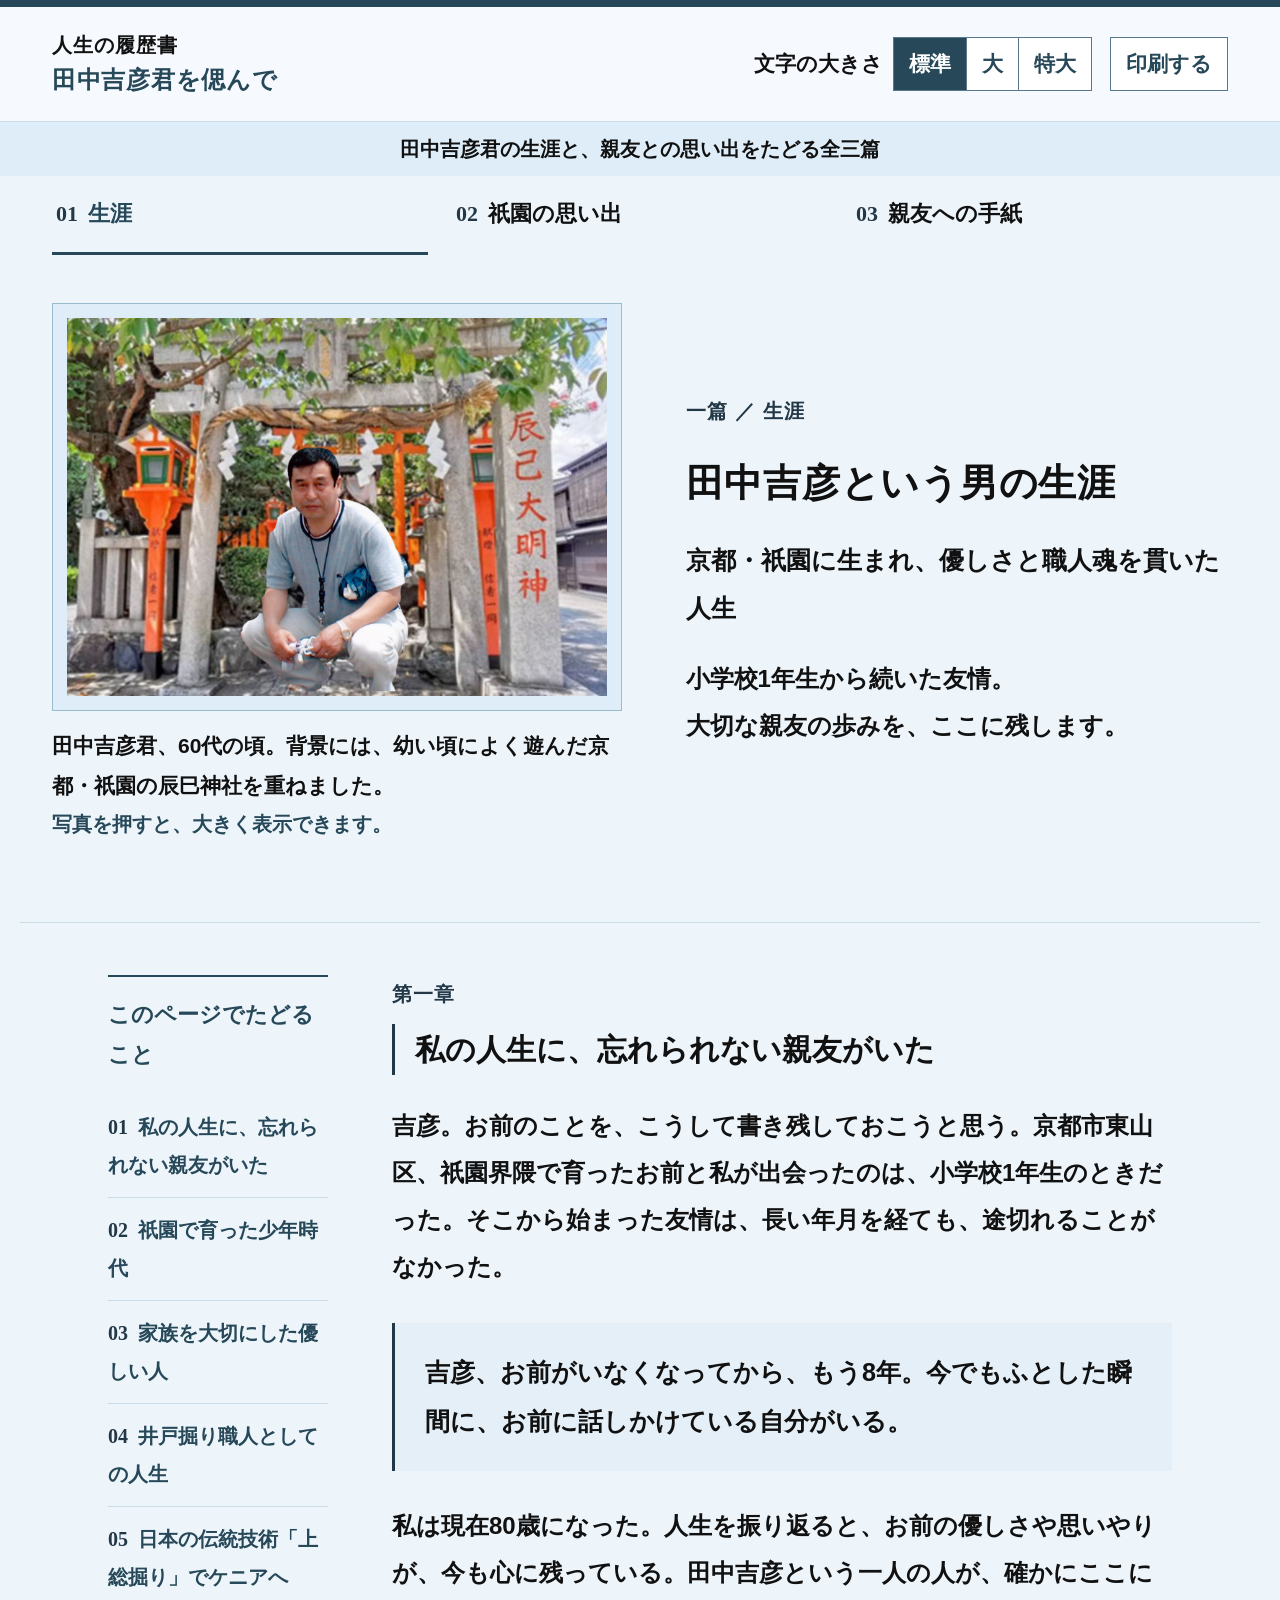
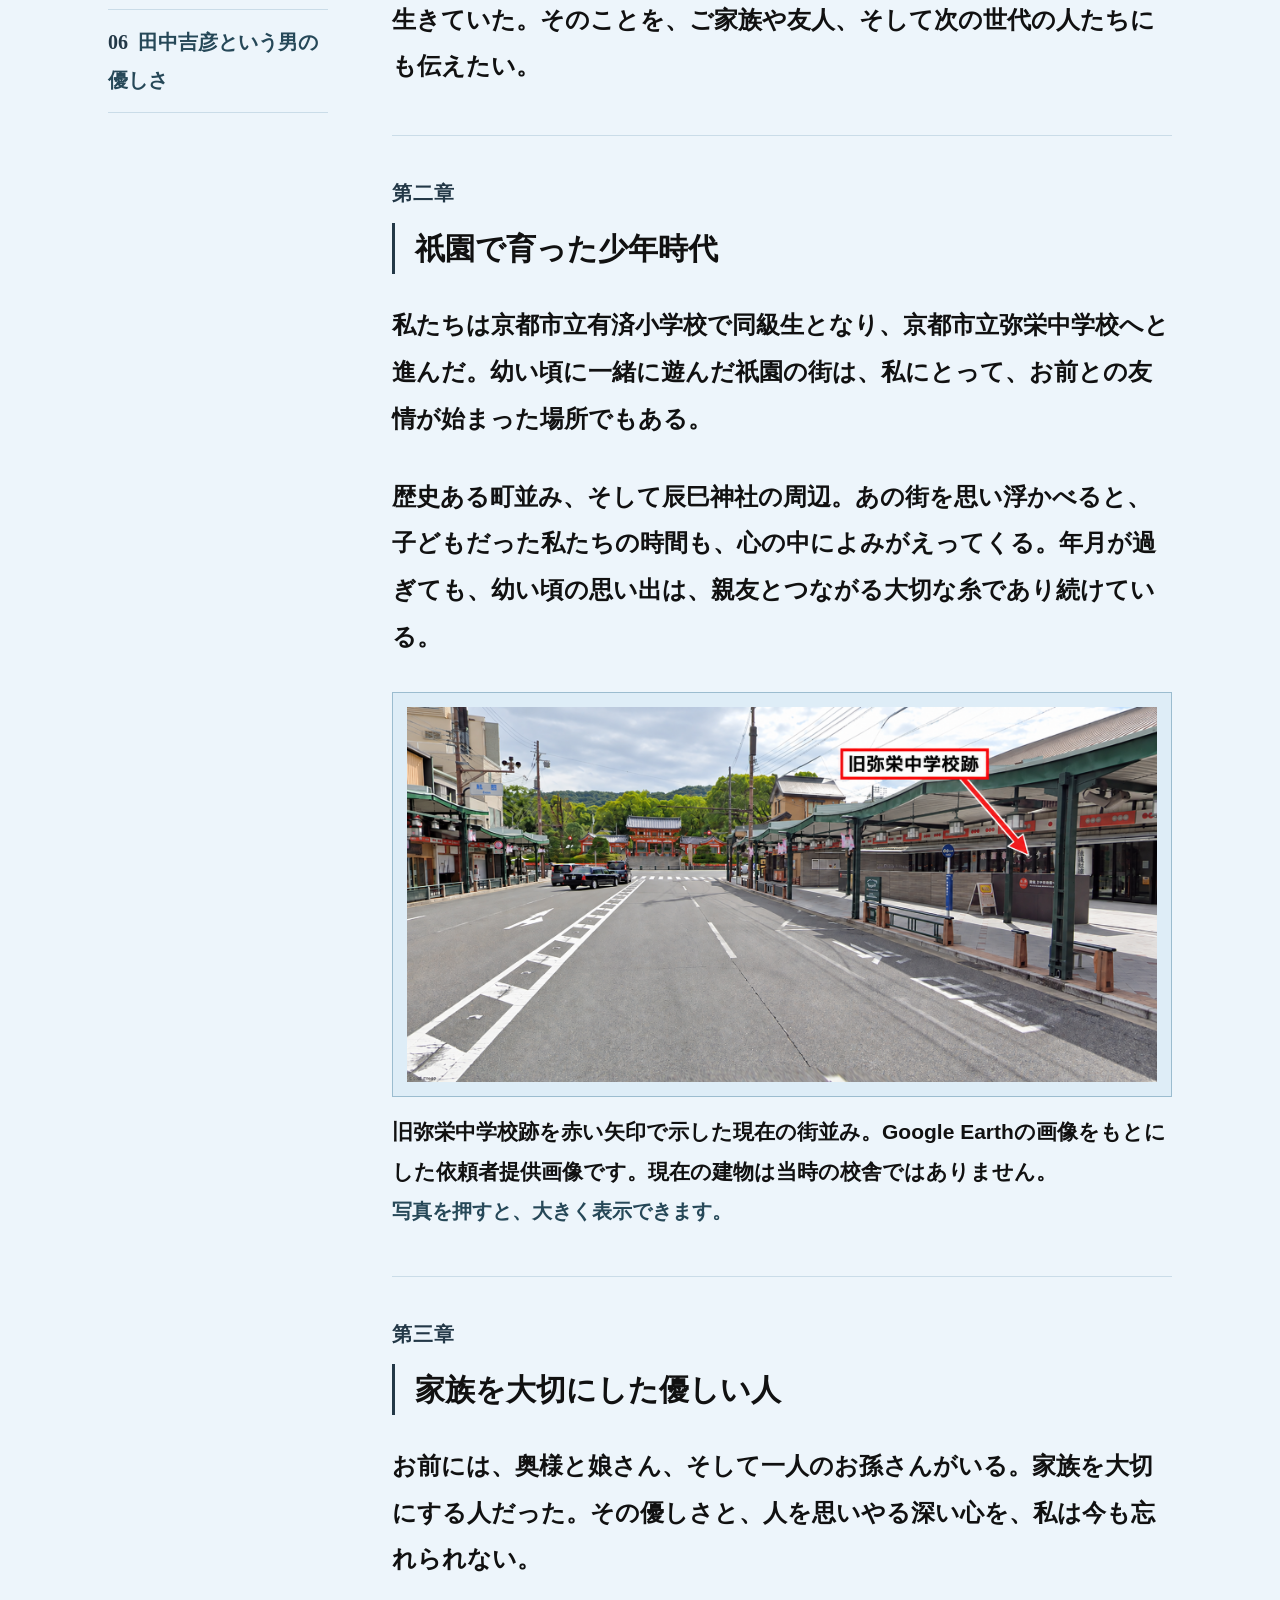
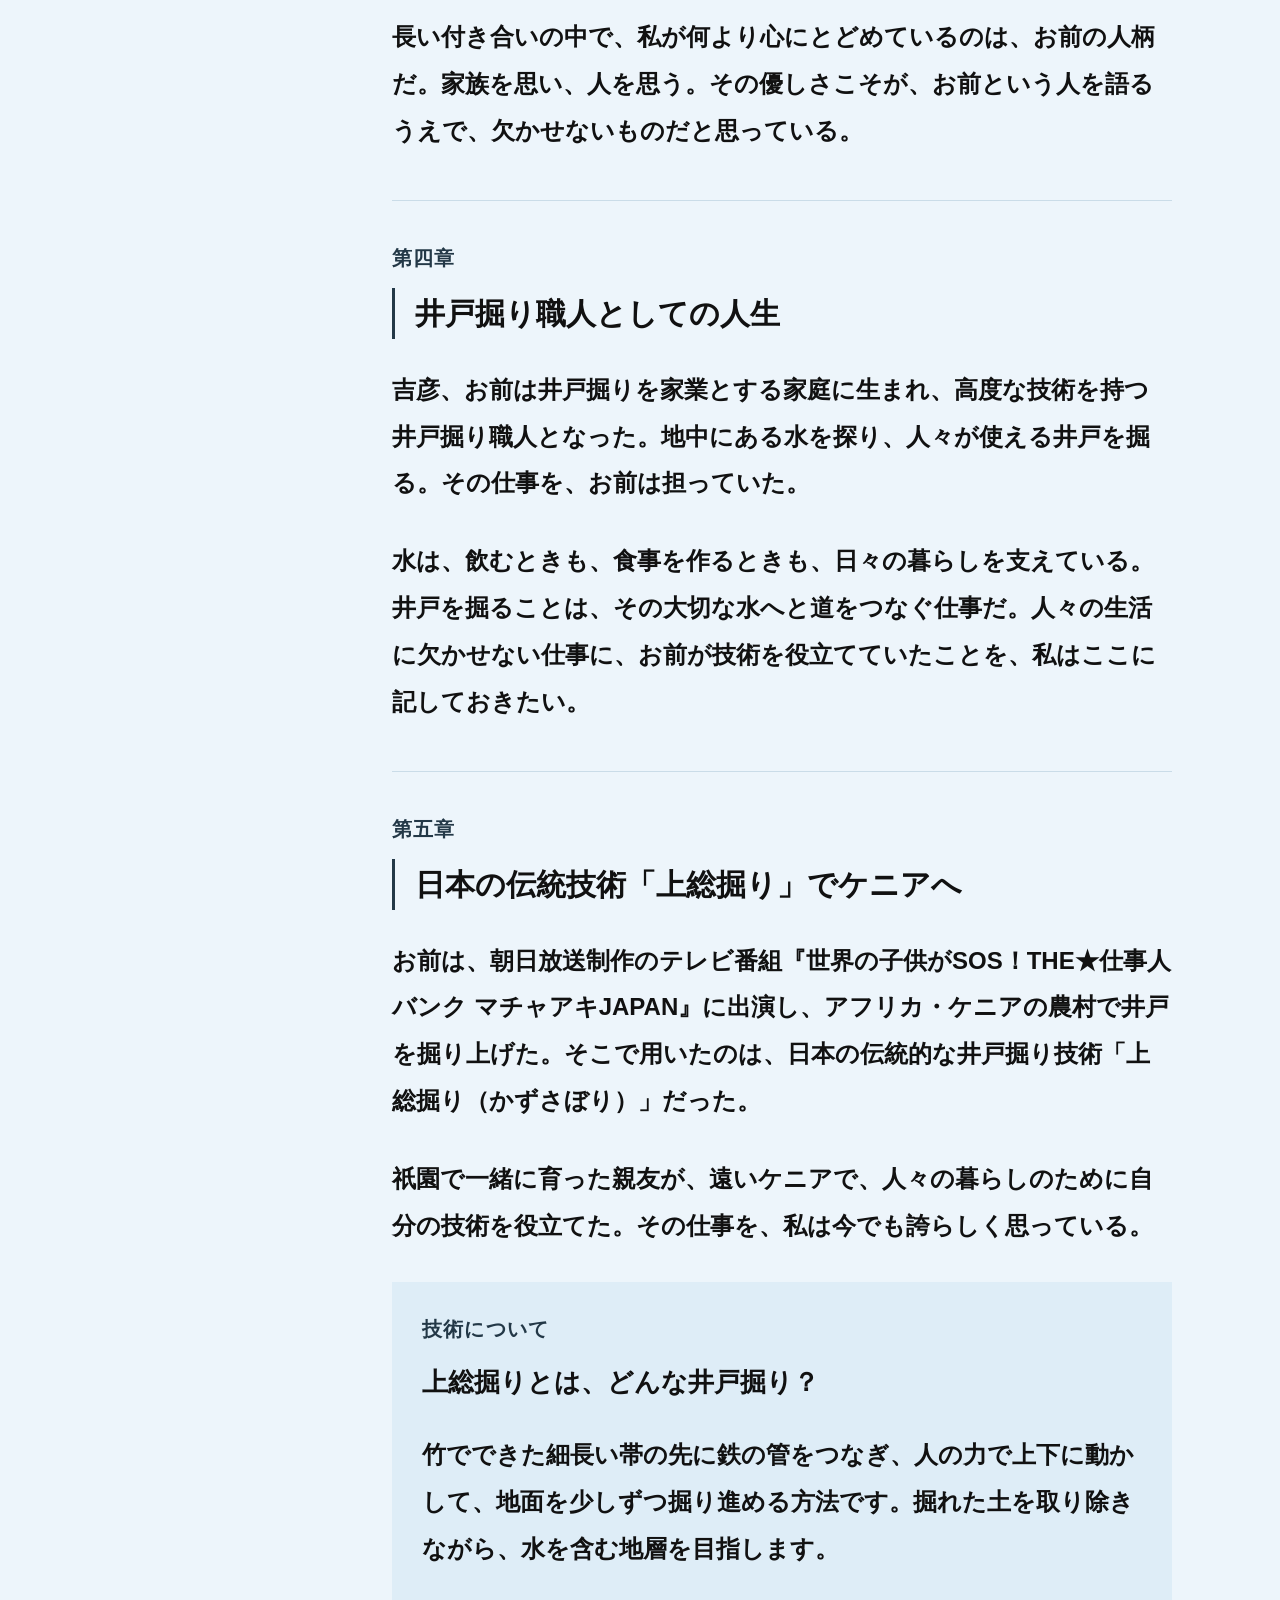
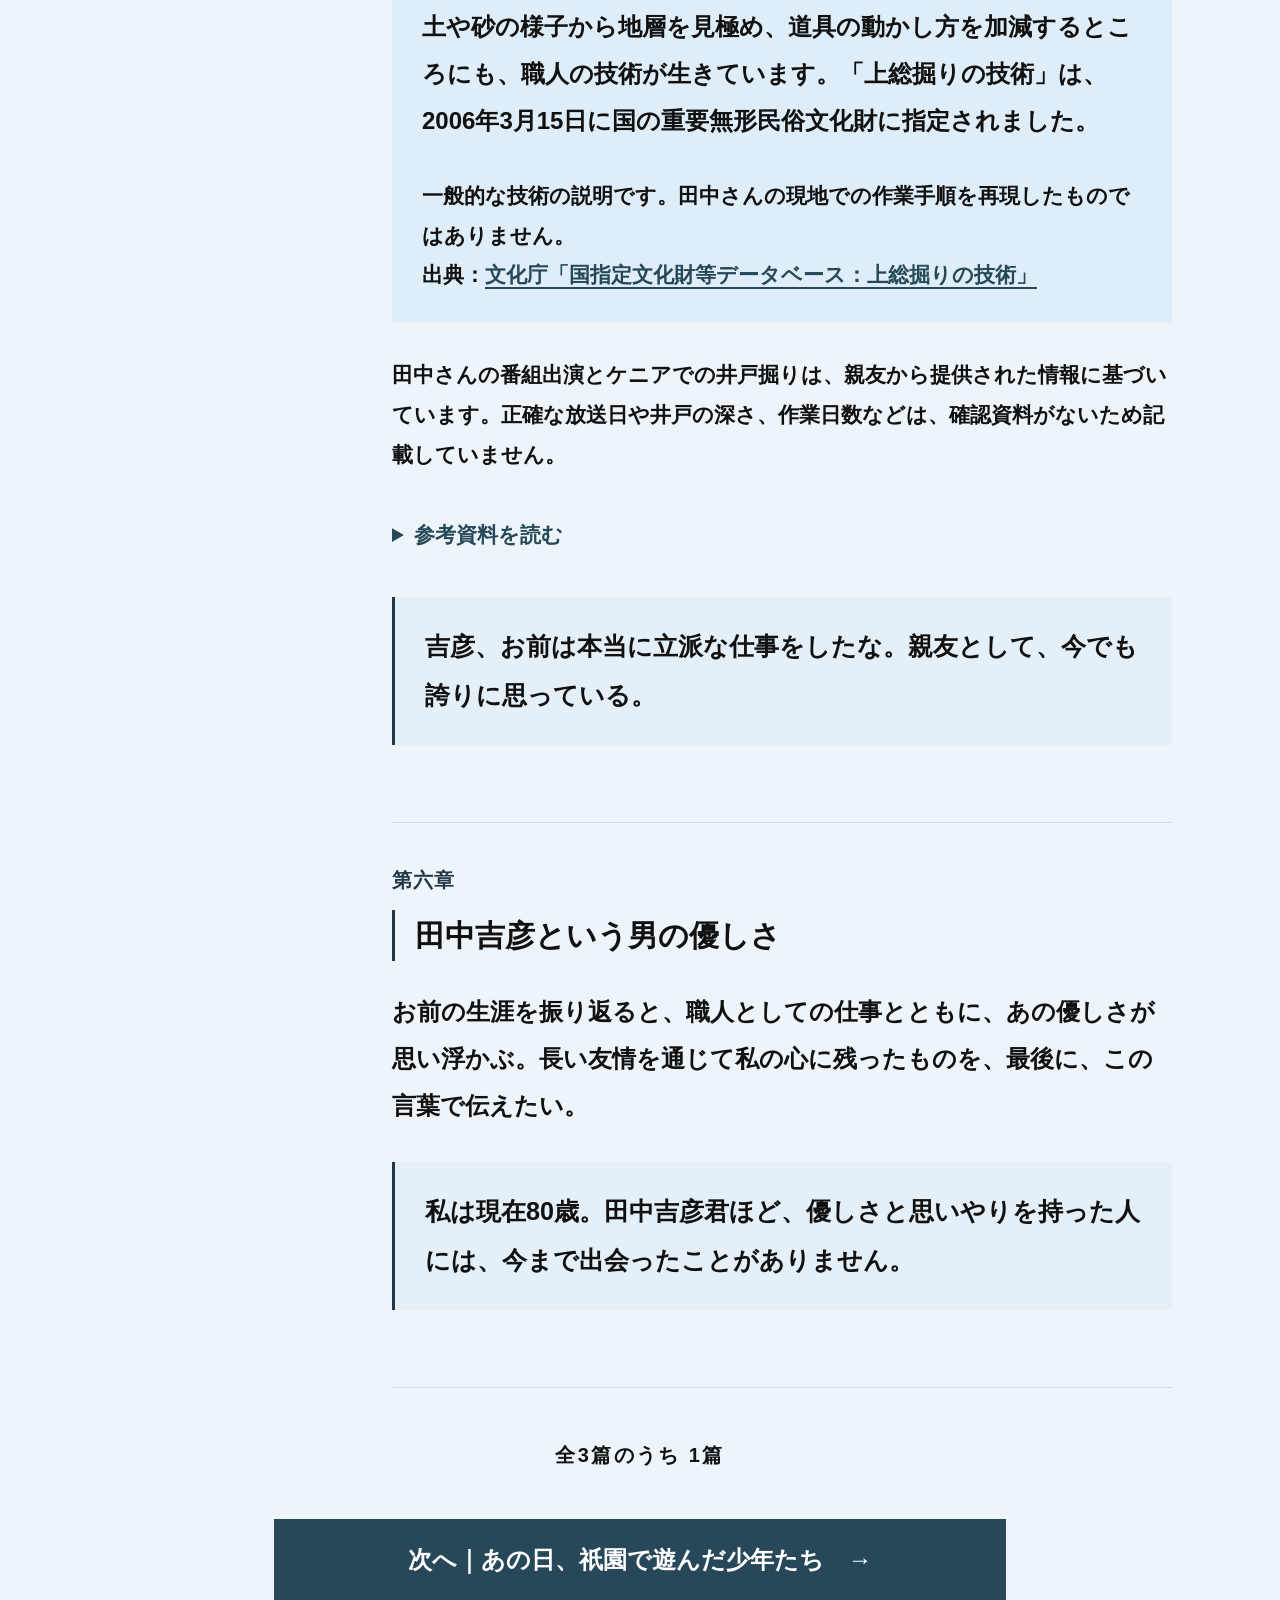
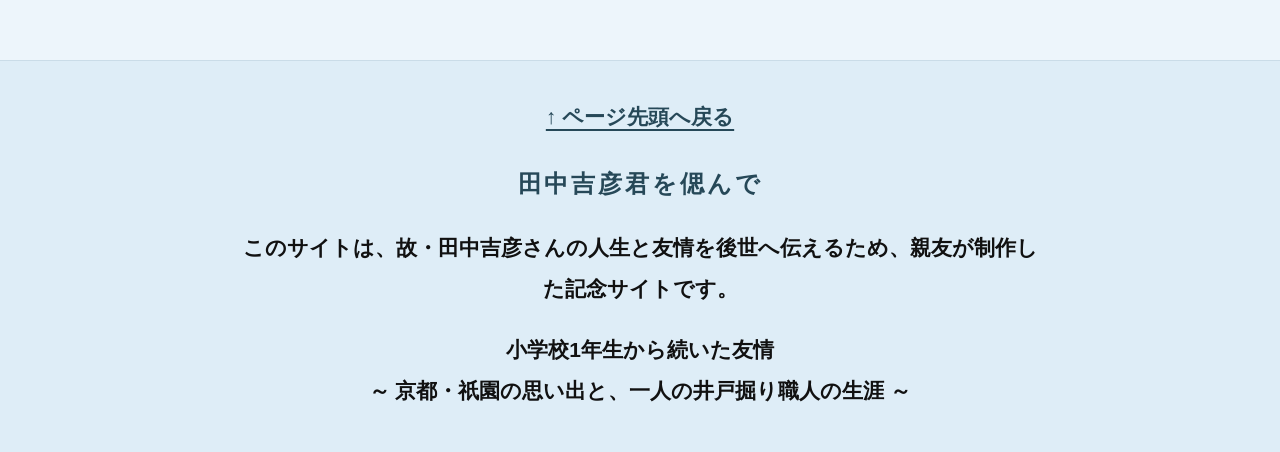
<file: index.html>
<!doctype html>
<html lang="ja" data-text-size="standard">
<head>
<meta charset="UTF-8"><meta name="viewport" content="width=device-width, initial-scale=1">
<meta name="robots" content="noindex, nofollow, noarchive"><meta name="referrer" content="no-referrer">
<title>田中吉彦という男の生涯｜人生の履歴書・田中吉彦君を偲んで</title>
<meta name="description" content="京都・祇園に生まれ、優しさと職人魂を貫いた人生。小学校1年生から続いた友情を、80歳の親友がつづる記念サイトです。">
<meta property="og:locale" content="ja_JP"><meta property="og:type" content="website"><meta property="og:site_name" content="人生の履歴書｜田中吉彦君を偲んで"><meta property="og:title" content="田中吉彦という男の生涯"><meta property="og:description" content="京都・祇園に生まれ、優しさと職人魂を貫いた人生">
<meta property="og:url" content="https://tsuioku82.github.io/yoshihiko/index.html">
<link rel="stylesheet" href="css/style.css?v=20261028-blue"><link rel="stylesheet" href="css/senior-readable.css?v=20261028-bold2"><script src="js/data.js" defer></script><script src="js/main.js?v=20261028-arrow-photo" defer></script>
<meta property="og:image" content="https://tsuioku82.github.io/yoshihiko/images/yosihiko.png">
</head>
<body id="top">
<a class="skip" href="#main">本文へ進む</a>
<header class="site-header"><div class="header-inner"><a class="brand" href="index.html"><small>人生の履歴書</small>田中吉彦君を偲んで</a><div class="tools"><span id="size-label">文字の大きさ</span><div class="size-controls" role="group" aria-labelledby="size-label"><button type="button" data-size="standard" aria-pressed="true">標準</button><button type="button" data-size="large" aria-pressed="false">大</button><button type="button" data-size="xlarge" aria-pressed="false">特大</button></div><button type="button" class="print-button" data-print>印刷する</button><span class="sr-only" role="status" data-size-status></span></div></div></header>
<p class="preview-note">田中吉彦君の生涯と、親友との思い出をたどる全三篇</p>
<nav class="page-nav" aria-label="全3ページ"><a href="index.html" aria-current="page"><span>01</span>生涯</a><a href="memories.html" ><span>02</span>祇園の思い出</a><a href="message.html" ><span>03</span>親友への手紙</a></nav>
<main id="main">
<div class="hero "><div id="portrait"><figure class="photo" data-photo><div class="photo-frame"><a class="photo-link" data-photo-link href="images/yosihiko.png" aria-label="田中吉彦君の写真を拡大する"><img class="portrait" width="1500" height="1050" decoding="async" src="images/yosihiko.png" alt="60代の田中吉彦君。背景に幼い頃の思い出の場所、京都・祇園の辰巳神社を重ねた写真。"></a><div class="photo-missing" data-photo-missing hidden><div class="frame-mark" aria-hidden="true">思い出の<br>一枚</div><p>写真を読み込めませんでした。<br>再読み込みしてご確認ください。</p></div></div><figcaption>田中吉彦君、60代の頃。背景には、幼い頃によく遊んだ京都・祇園の辰巳神社を重ねました。</figcaption><p class="zoom-hint" data-zoom-hint hidden>写真を押すと、大きく表示できます。</p></figure></div><div class="hero-text"><p class="eyebrow">一篇 ／ 生涯</p><h1>田中吉彦という男の生涯</h1><p class="subtitle">京都・祇園に生まれ、優しさと職人魂を貫いた人生</p><p class="hero-intro">小学校1年生から続いた友情。<br>大切な親友の歩みを、ここに残します。</p></div></div>
<div class="reading-layout"><nav class="contents" aria-label="このページの目次"><h2>このページでたどること</h2><ol><li><a href="#chapter-1">私の人生に、忘れられない親友がいた</a></li><li><a href="#chapter-2">祇園で育った少年時代</a></li><li><a href="#chapter-3">家族を大切にした優しい人</a></li><li><a href="#chapter-4">井戸掘り職人としての人生</a></li><li><a href="#chapter-5">日本の伝統技術「上総掘り」でケニアへ</a></li><li><a href="#chapter-6">田中吉彦という男の優しさ</a></li></ol></nav><div class="reading"><section class="chapter" id="chapter-1" aria-labelledby="heading-1"><p class="chapter-label">第一章</p><h2 id="heading-1">私の人生に、忘れられない親友がいた</h2><p>吉彦。お前のことを、こうして書き残しておこうと思う。京都市東山区、祇園界隈で育ったお前と私が出会ったのは、小学校1年生のときだった。そこから始まった友情は、長い年月を経ても、途切れることがなかった。</p><blockquote><p>吉彦、お前がいなくなってから、もう8年。今でもふとした瞬間に、お前に話しかけている自分がいる。</p></blockquote><p>私は現在80歳になった。人生を振り返ると、お前の優しさや思いやりが、今も心に残っている。田中吉彦という一人の人が、確かにここに生きていた。そのことを、ご家族や友人、そして次の世代の人たちにも伝えたい。</p></section><section class="chapter" id="chapter-2" aria-labelledby="heading-2"><p class="chapter-label">第二章</p><h2 id="heading-2">祇園で育った少年時代</h2><p>私たちは京都市立有済小学校で同級生となり、京都市立弥栄中学校へと進んだ。幼い頃に一緒に遊んだ祇園の街は、私にとって、お前との友情が始まった場所でもある。</p><p>歴史ある町並み、そして辰巳神社の周辺。あの街を思い浮かべると、子どもだった私たちの時間も、心の中によみがえってくる。年月が過ぎても、幼い頃の思い出は、親友とつながる大切な糸であり続けている。</p><figure class="photo" data-photo data-photo-path="images/yasaka-jhs-site.png" data-photo-caption="旧弥栄中学校跡を赤い矢印で示した現在の街並み。Google Earthの画像をもとにした依頼者提供画像です。現在の建物は当時の校舎ではありません。" data-photo-title="旧弥栄中学校跡の画像"><div class="photo-frame"><a class="photo-link" data-photo-link href="images/yasaka-jhs-site.png" aria-label="旧弥栄中学校跡の画像を拡大する"><img class="portrait" src="images/yasaka-jhs-site.png" width="1774" height="887" loading="lazy" decoding="async" alt="祇園の街並みの右側に、旧弥栄中学校跡の文字と赤い矢印を添えた画像。"></a><div class="photo-missing" data-photo-missing hidden><p>写真を読み込めませんでした。再読み込みしてご確認ください。</p></div></div><figcaption>旧弥栄中学校跡を赤い矢印で示した現在の街並み。Google Earthの画像をもとにした依頼者提供画像です。現在の建物は当時の校舎ではありません。</figcaption><p class="zoom-hint" data-zoom-hint hidden>写真を押すと、大きく表示できます。</p></figure></section><section class="chapter" id="chapter-3" aria-labelledby="heading-3"><p class="chapter-label">第三章</p><h2 id="heading-3">家族を大切にした優しい人</h2><p>お前には、奥様と娘さん、そして一人のお孫さんがいる。家族を大切にする人だった。その優しさと、人を思いやる深い心を、私は今も忘れられない。</p><p data-daughter-occupation hidden></p><p>長い付き合いの中で、私が何より心にとどめているのは、お前の人柄だ。家族を思い、人を思う。その優しさこそが、お前という人を語るうえで、欠かせないものだと思っている。</p></section><section class="chapter" id="chapter-4" aria-labelledby="heading-4"><p class="chapter-label">第四章</p><h2 id="heading-4">井戸掘り職人としての人生</h2><p>吉彦、お前は井戸掘りを家業とする家庭に生まれ、高度な技術を持つ井戸掘り職人となった。地中にある水を探り、人々が使える井戸を掘る。その仕事を、お前は担っていた。</p><p>水は、飲むときも、食事を作るときも、日々の暮らしを支えている。井戸を掘ることは、その大切な水へと道をつなぐ仕事だ。人々の生活に欠かせない仕事に、お前が技術を役立てていたことを、私はここに記しておきたい。</p></section><section class="chapter" id="chapter-5" aria-labelledby="heading-5"><p class="chapter-label">第五章</p><h2 id="heading-5">日本の伝統技術「上総掘り」でケニアへ</h2><p>お前は、朝日放送制作のテレビ番組『世界の子供がSOS！THE★仕事人バンク マチャアキJAPAN』に出演し、アフリカ・ケニアの農村で井戸を掘り上げた。そこで用いたのは、日本の伝統的な井戸掘り技術「上総掘り（かずさぼり）」だった。</p><p>祇園で一緒に育った親友が、遠いケニアで、人々の暮らしのために自分の技術を役立てた。その仕事を、私は今でも誇らしく思っている。</p><aside class="explanation" aria-labelledby="kazusa-title"><p class="chapter-label">技術について</p><h3 id="kazusa-title">上総掘りとは、どんな井戸掘り？</h3><p>竹でできた細長い帯の先に鉄の管をつなぎ、人の力で上下に動かして、地面を少しずつ掘り進める方法です。掘れた土を取り除きながら、水を含む地層を目指します。</p><p>土や砂の様子から地層を見極め、道具の動かし方を加減するところにも、職人の技術が生きています。「上総掘りの技術」は、2006年3月15日に国の重要無形民俗文化財に指定されました。</p><p class="source-note">一般的な技術の説明です。田中さんの現地での作業手順を再現したものではありません。<br>出典：<a href="https://kunishitei.bunka.go.jp/heritage/detail/302/00000810">文化庁「国指定文化財等データベース：上総掘りの技術」</a></p></aside><p class="source-note">田中さんの番組出演とケニアでの井戸掘りは、親友から提供された情報に基づいています。正確な放送日や井戸の深さ、作業日数などは、確認資料がないため記載していません。</p><details class="references"><summary>参考資料を読む</summary><ul><li><a href="https://kunishitei.bunka.go.jp/heritage/detail/302/00000810">文化庁：上総掘りの技術</a>（技術と文化財指定の資料）</li><li><a href="https://ja.wikipedia.org/wiki/世界の子供がSOS!THE★仕事人バンク_マチャアキJAPAN">Wikipedia：番組概要</a>（参考情報。田中さんの出演回を裏付ける一次資料ではありません）</li></ul><p class="source-note">番組映像は、権利関係を確認できていないため掲載していません。</p></details><blockquote><p>吉彦、お前は本当に立派な仕事をしたな。親友として、今でも誇りに思っている。</p></blockquote></section><section class="chapter" id="chapter-6" aria-labelledby="heading-6"><p class="chapter-label">第六章</p><h2 id="heading-6">田中吉彦という男の優しさ</h2><p>お前の生涯を振り返ると、職人としての仕事とともに、あの優しさが思い浮かぶ。長い友情を通じて私の心に残ったものを、最後に、この言葉で伝えたい。</p><blockquote><p>私は現在80歳。田中吉彦君ほど、優しさと思いやりを持った人には、今まで出会ったことがありません。</p></blockquote></section></div></div>
<nav class="page-turn" aria-label="ページを移動"><p class="page-progress">全3篇のうち 1篇</p><a class="button primary" href="memories.html">次へ｜あの日、祇園で遊んだ少年たち　→</a></nav>
</main>
<footer class="footer"><div class="footer-links"><a href="#top">↑ ページ先頭へ戻る</a><a data-collection hidden>人生の履歴書・作品集へ戻る</a></div><p class="footer-title">田中吉彦君を偲んで</p><p data-footer-text>このサイトは、故・田中吉彦さんの人生と友情を後世へ伝えるため、親友が制作した記念サイトです。</p><p>小学校1年生から続いた友情<br>～ 京都・祇園の思い出と、一人の井戸掘り職人の生涯 ～</p></footer>
<dialog class="dialog" data-photo-dialog aria-labelledby="photo-dialog-title"><div class="dialog-header"><p id="photo-dialog-title">田中吉彦君の写真</p><button type="button" data-close-dialog autofocus>閉じる</button></div><img alt="田中吉彦君の写真"><p class="dialog-caption" data-dialog-caption></p></dialog>
<noscript><p class="preview-note">本文とページ移動はそのままご利用いただけます。文字サイズ変更・印刷ボタン・写真の拡大画面にはJavaScriptが必要です。印刷はブラウザのメニューからも行えます。</p></noscript>
</body></html>
</file>
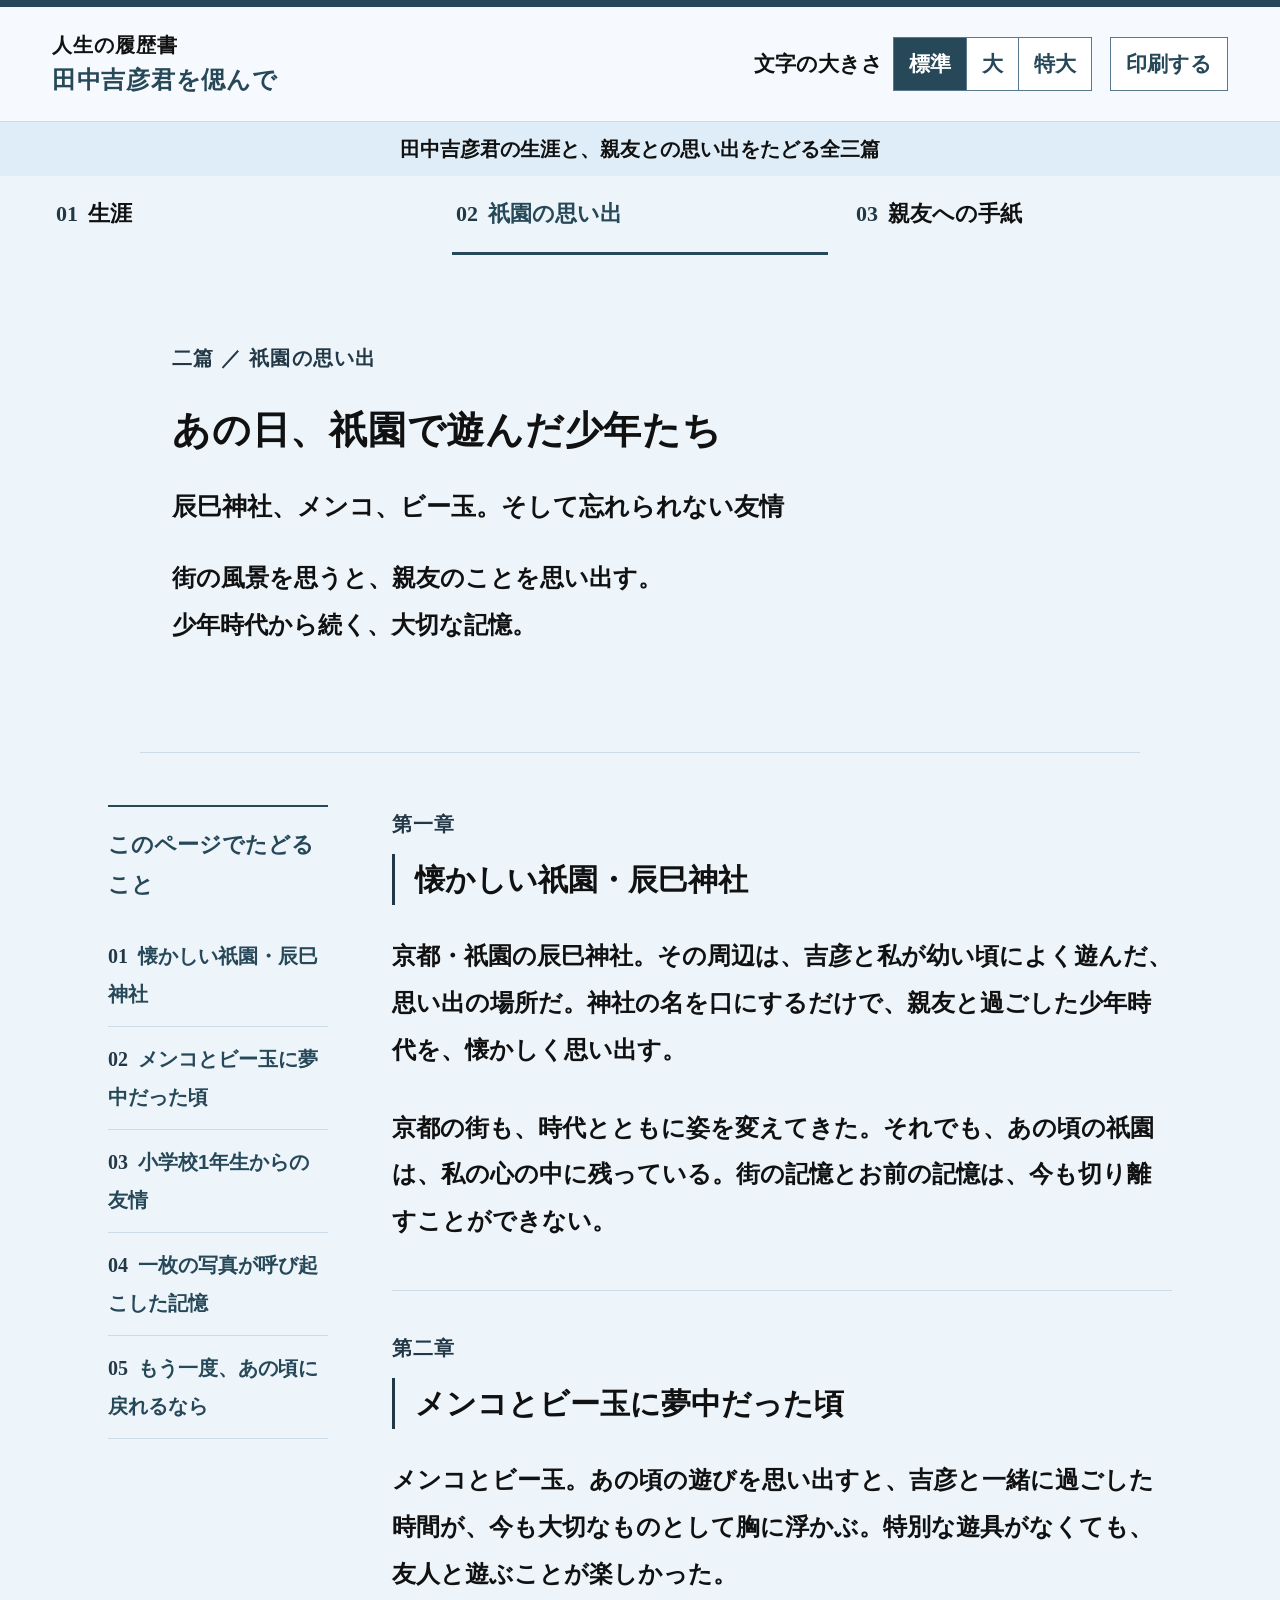
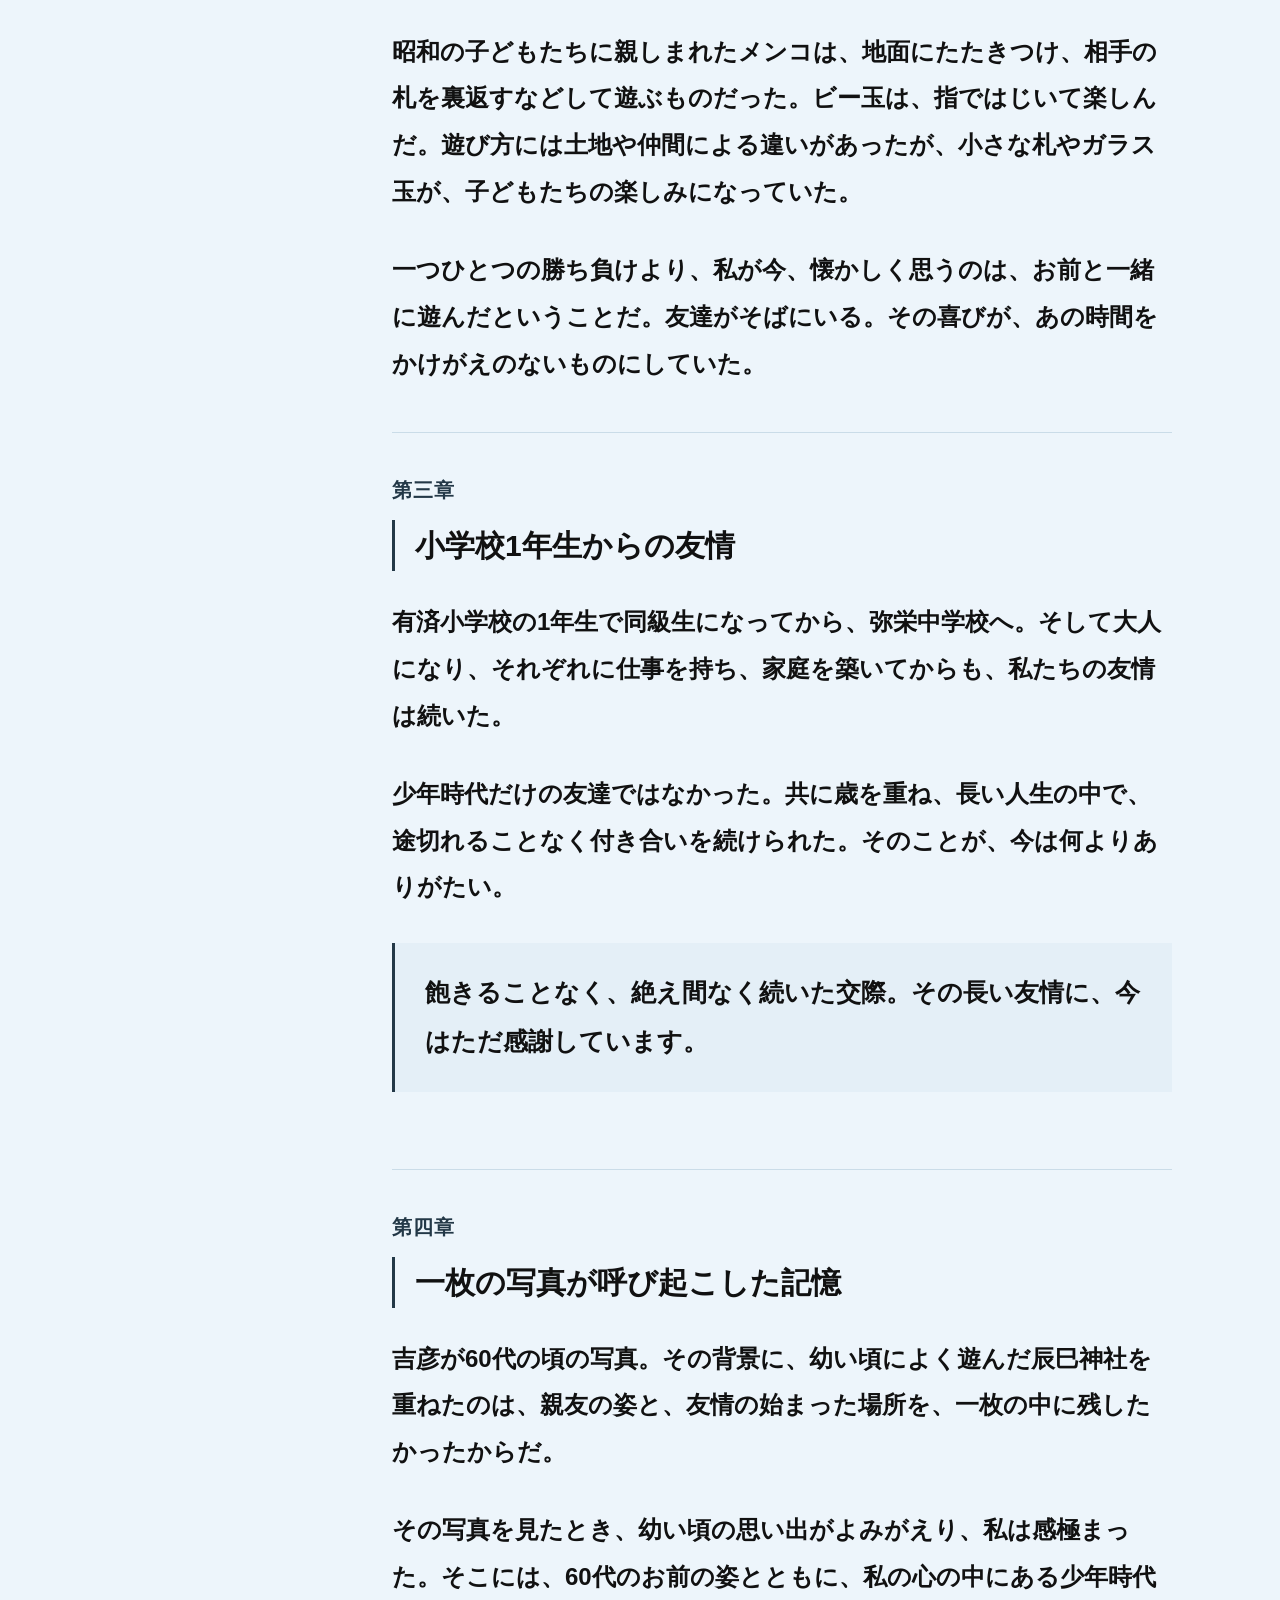
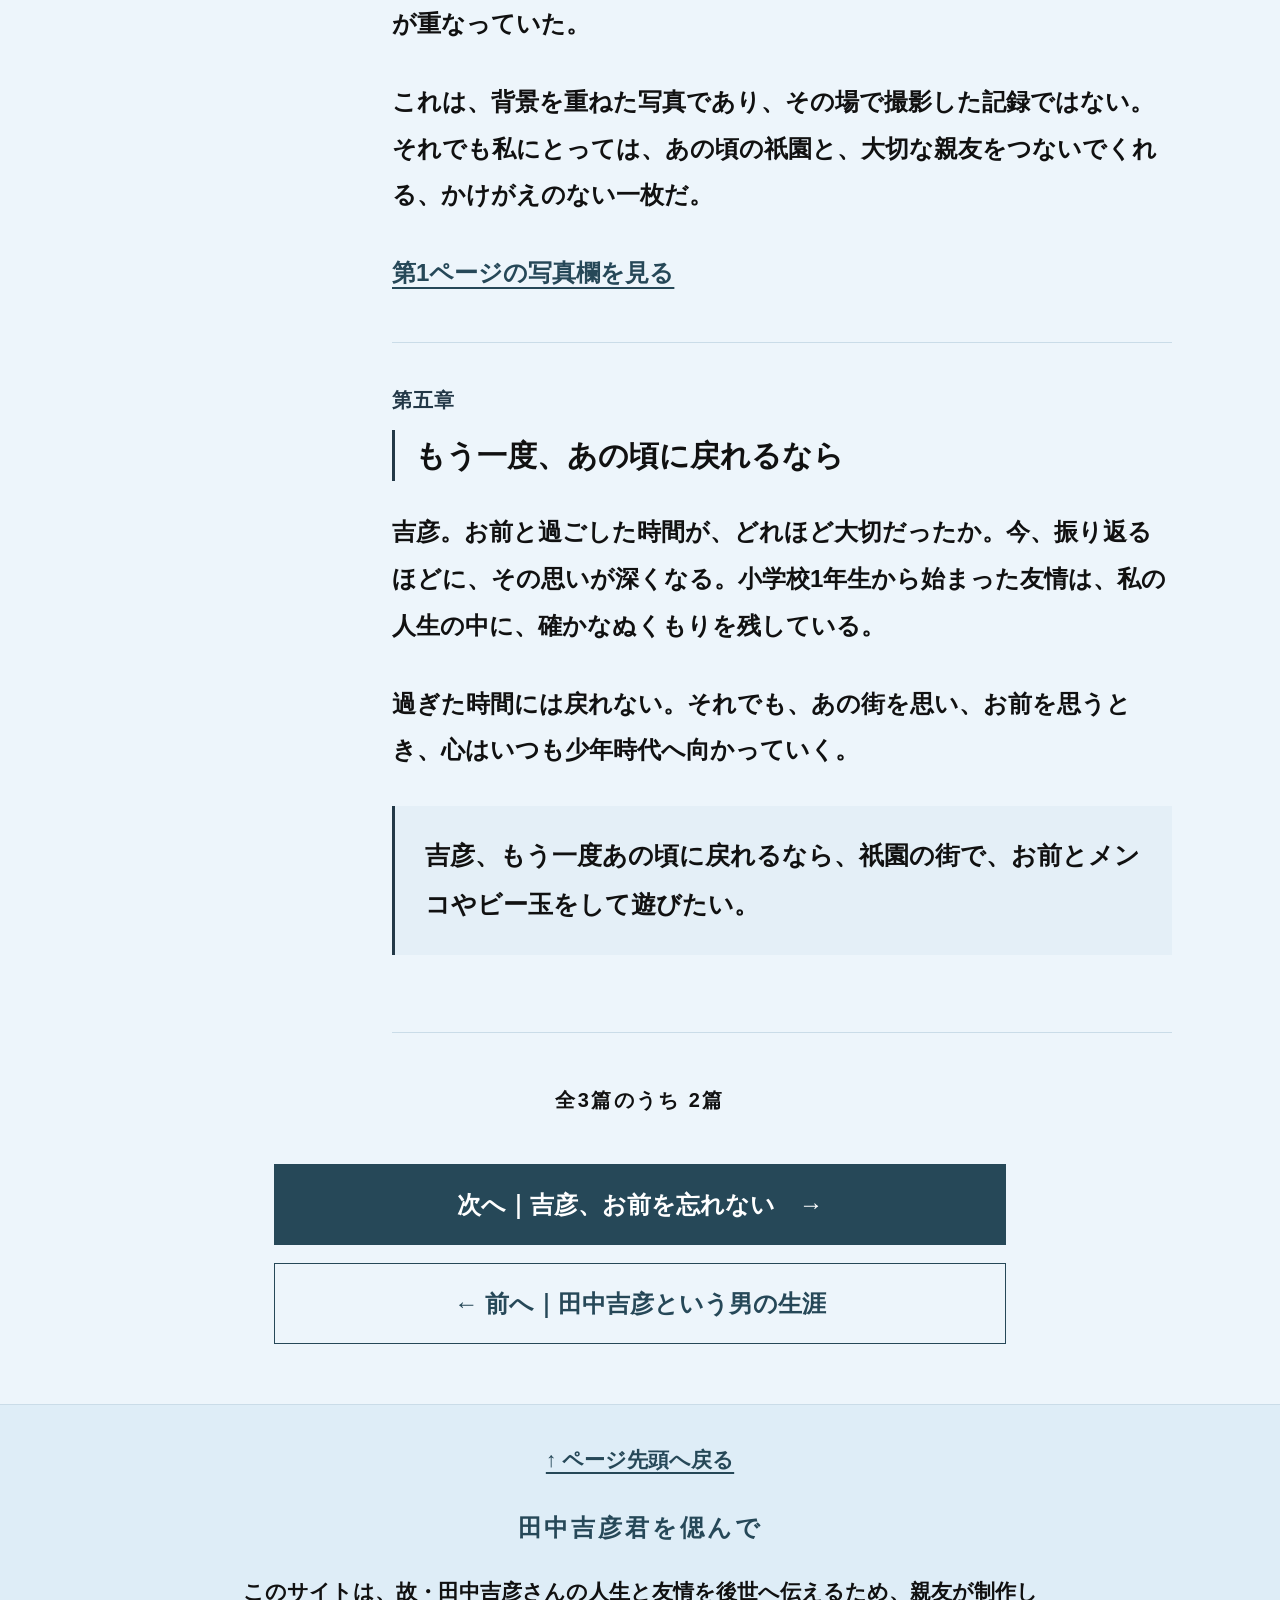
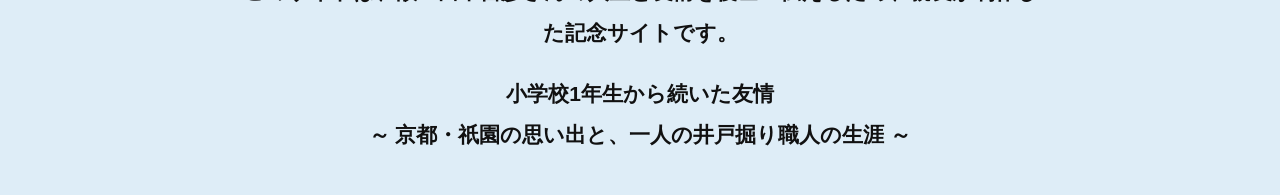
<file: memories.html>
<!doctype html>
<html lang="ja" data-text-size="standard">
<head>
<meta charset="UTF-8"><meta name="viewport" content="width=device-width, initial-scale=1">
<meta name="robots" content="noindex, nofollow, noarchive"><meta name="referrer" content="no-referrer">
<title>あの日、祇園で遊んだ少年たち｜人生の履歴書・田中吉彦君を偲んで</title>
<meta name="description" content="辰巳神社、メンコ、ビー玉。そして忘れられない友情。小学校1年生から続いた友情を、80歳の親友がつづる記念サイトです。">
<meta property="og:locale" content="ja_JP"><meta property="og:type" content="website"><meta property="og:site_name" content="人生の履歴書｜田中吉彦君を偲んで"><meta property="og:title" content="あの日、祇園で遊んだ少年たち"><meta property="og:description" content="辰巳神社、メンコ、ビー玉。そして忘れられない友情">
<meta property="og:url" content="https://tsuioku82.github.io/yoshihiko/memories.html">
<link rel="stylesheet" href="css/style.css?v=20261028-blue"><link rel="stylesheet" href="css/senior-readable.css?v=20261028-bold2"><script src="js/data.js" defer></script><script src="js/main.js?v=20261028-arrow-photo" defer></script>
<meta property="og:image" content="https://tsuioku82.github.io/yoshihiko/images/yosihiko.png">
</head>
<body id="top">
<a class="skip" href="#main">本文へ進む</a>
<header class="site-header"><div class="header-inner"><a class="brand" href="index.html"><small>人生の履歴書</small>田中吉彦君を偲んで</a><div class="tools"><span id="size-label">文字の大きさ</span><div class="size-controls" role="group" aria-labelledby="size-label"><button type="button" data-size="standard" aria-pressed="true">標準</button><button type="button" data-size="large" aria-pressed="false">大</button><button type="button" data-size="xlarge" aria-pressed="false">特大</button></div><button type="button" class="print-button" data-print>印刷する</button><span class="sr-only" role="status" data-size-status></span></div></div></header>
<p class="preview-note">田中吉彦君の生涯と、親友との思い出をたどる全三篇</p>
<nav class="page-nav" aria-label="全3ページ"><a href="index.html" ><span>01</span>生涯</a><a href="memories.html" aria-current="page"><span>02</span>祇園の思い出</a><a href="message.html" ><span>03</span>親友への手紙</a></nav>
<main id="main">
<div class="hero simple"><div class="hero-text"><p class="eyebrow">二篇 ／ 祇園の思い出</p><h1>あの日、祇園で遊んだ少年たち</h1><p class="subtitle">辰巳神社、メンコ、ビー玉。そして忘れられない友情</p><p class="hero-intro">街の風景を思うと、親友のことを思い出す。<br>少年時代から続く、大切な記憶。</p></div></div>
<div class="reading-layout"><nav class="contents" aria-label="このページの目次"><h2>このページでたどること</h2><ol><li><a href="#chapter-1">懐かしい祇園・辰巳神社</a></li><li><a href="#chapter-2">メンコとビー玉に夢中だった頃</a></li><li><a href="#chapter-3">小学校1年生からの友情</a></li><li><a href="#chapter-4">一枚の写真が呼び起こした記憶</a></li><li><a href="#chapter-5">もう一度、あの頃に戻れるなら</a></li></ol></nav><div class="reading"><section class="chapter" id="chapter-1" aria-labelledby="heading-1"><p class="chapter-label">第一章</p><h2 id="heading-1">懐かしい祇園・辰巳神社</h2><p>京都・祇園の辰巳神社。その周辺は、吉彦と私が幼い頃によく遊んだ、思い出の場所だ。神社の名を口にするだけで、親友と過ごした少年時代を、懐かしく思い出す。</p><p>京都の街も、時代とともに姿を変えてきた。それでも、あの頃の祇園は、私の心の中に残っている。街の記憶とお前の記憶は、今も切り離すことができない。</p></section><section class="chapter" id="chapter-2" aria-labelledby="heading-2"><p class="chapter-label">第二章</p><h2 id="heading-2">メンコとビー玉に夢中だった頃</h2><p>メンコとビー玉。あの頃の遊びを思い出すと、吉彦と一緒に過ごした時間が、今も大切なものとして胸に浮かぶ。特別な遊具がなくても、友人と遊ぶことが楽しかった。</p><p>昭和の子どもたちに親しまれたメンコは、地面にたたきつけ、相手の札を裏返すなどして遊ぶものだった。ビー玉は、指ではじいて楽しんだ。遊び方には土地や仲間による違いがあったが、小さな札やガラス玉が、子どもたちの楽しみになっていた。</p><p>一つひとつの勝ち負けより、私が今、懐かしく思うのは、お前と一緒に遊んだということだ。友達がそばにいる。その喜びが、あの時間をかけがえのないものにしていた。</p></section><section class="chapter" id="chapter-3" aria-labelledby="heading-3"><p class="chapter-label">第三章</p><h2 id="heading-3">小学校1年生からの友情</h2><p>有済小学校の1年生で同級生になってから、弥栄中学校へ。そして大人になり、それぞれに仕事を持ち、家庭を築いてからも、私たちの友情は続いた。</p><p>少年時代だけの友達ではなかった。共に歳を重ね、長い人生の中で、途切れることなく付き合いを続けられた。そのことが、今は何よりありがたい。</p><blockquote><p>飽きることなく、絶え間なく続いた交際。その長い友情に、今はただ感謝しています。</p></blockquote></section><section class="chapter" id="chapter-4" aria-labelledby="heading-4"><p class="chapter-label">第四章</p><h2 id="heading-4">一枚の写真が呼び起こした記憶</h2><p>吉彦が60代の頃の写真。その背景に、幼い頃によく遊んだ辰巳神社を重ねたのは、親友の姿と、友情の始まった場所を、一枚の中に残したかったからだ。</p><p>その写真を見たとき、幼い頃の思い出がよみがえり、私は感極まった。そこには、60代のお前の姿とともに、私の心の中にある少年時代が重なっていた。</p><p>これは、背景を重ねた写真であり、その場で撮影した記録ではない。それでも私にとっては、あの頃の祇園と、大切な親友をつないでくれる、かけがえのない一枚だ。</p><p><a href="index.html#portrait">第1ページの写真欄を見る</a></p></section><section class="chapter" id="chapter-5" aria-labelledby="heading-5"><p class="chapter-label">第五章</p><h2 id="heading-5">もう一度、あの頃に戻れるなら</h2><p>吉彦。お前と過ごした時間が、どれほど大切だったか。今、振り返るほどに、その思いが深くなる。小学校1年生から始まった友情は、私の人生の中に、確かなぬくもりを残している。</p><p>過ぎた時間には戻れない。それでも、あの街を思い、お前を思うとき、心はいつも少年時代へ向かっていく。</p><blockquote><p>吉彦、もう一度あの頃に戻れるなら、祇園の街で、お前とメンコやビー玉をして遊びたい。</p></blockquote></section></div></div>
<nav class="page-turn" aria-label="ページを移動"><p class="page-progress">全3篇のうち 2篇</p><a class="button primary" href="message.html">次へ｜吉彦、お前を忘れない　→</a><a class="button" href="index.html">← 前へ｜田中吉彦という男の生涯</a></nav>
</main>
<footer class="footer"><div class="footer-links"><a href="#top">↑ ページ先頭へ戻る</a><a data-collection hidden>人生の履歴書・作品集へ戻る</a></div><p class="footer-title">田中吉彦君を偲んで</p><p data-footer-text>このサイトは、故・田中吉彦さんの人生と友情を後世へ伝えるため、親友が制作した記念サイトです。</p><p>小学校1年生から続いた友情<br>～ 京都・祇園の思い出と、一人の井戸掘り職人の生涯 ～</p></footer>

<noscript><p class="preview-note">本文とページ移動はそのままご利用いただけます。文字サイズ変更・印刷ボタン・写真の拡大画面にはJavaScriptが必要です。印刷はブラウザのメニューからも行えます。</p></noscript>
</body></html>
</file>
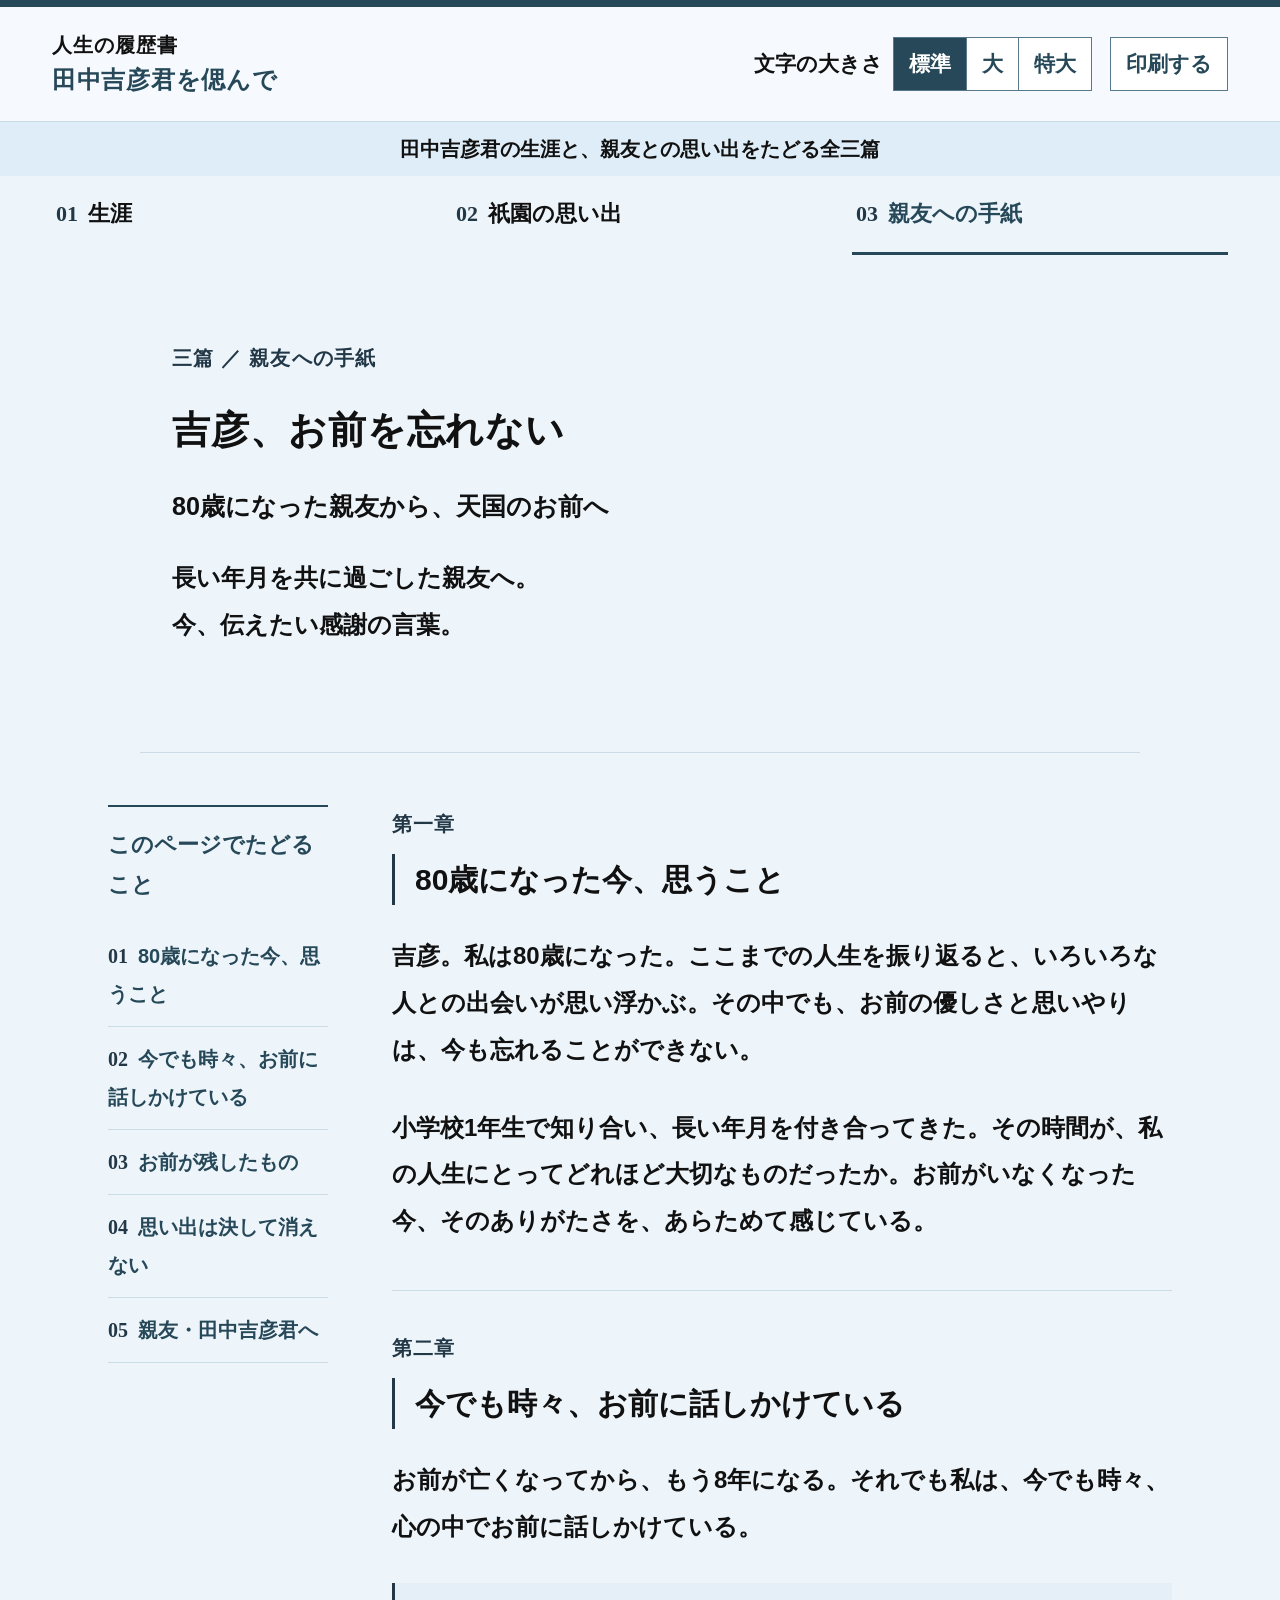
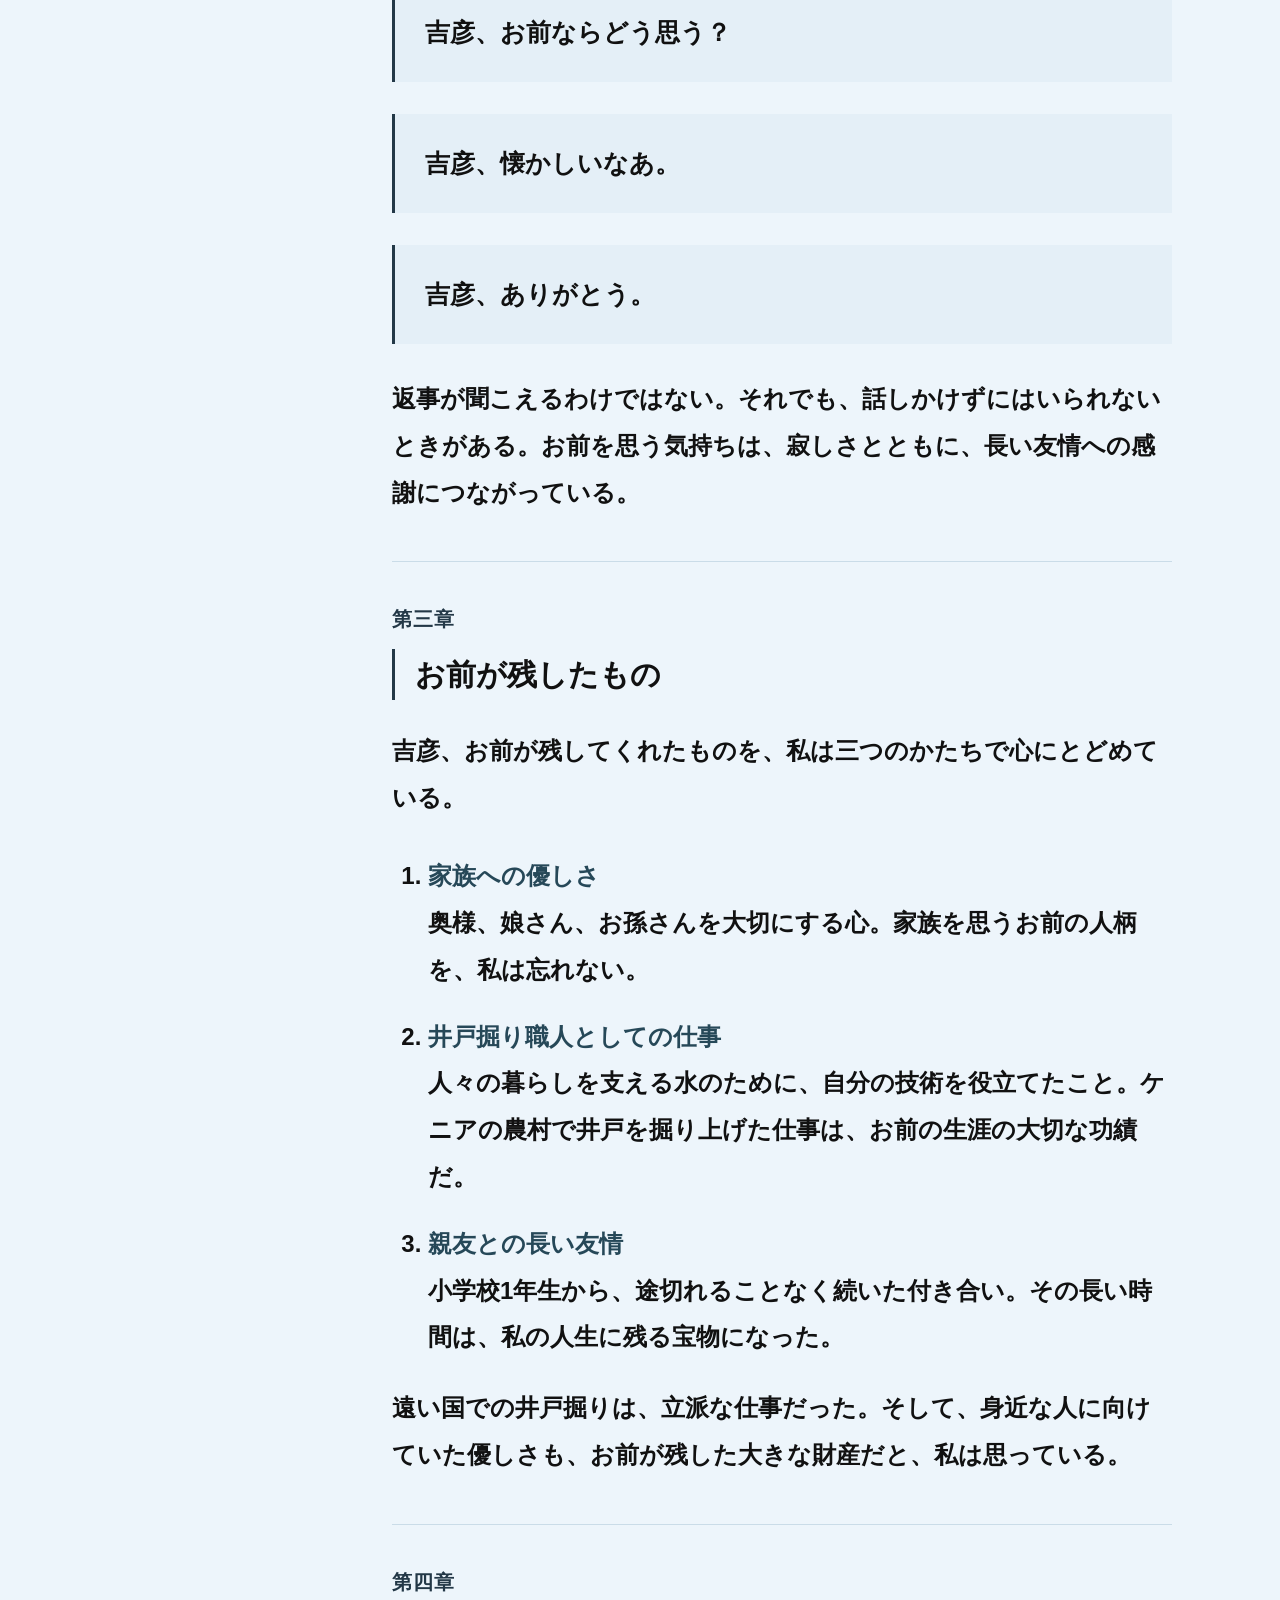
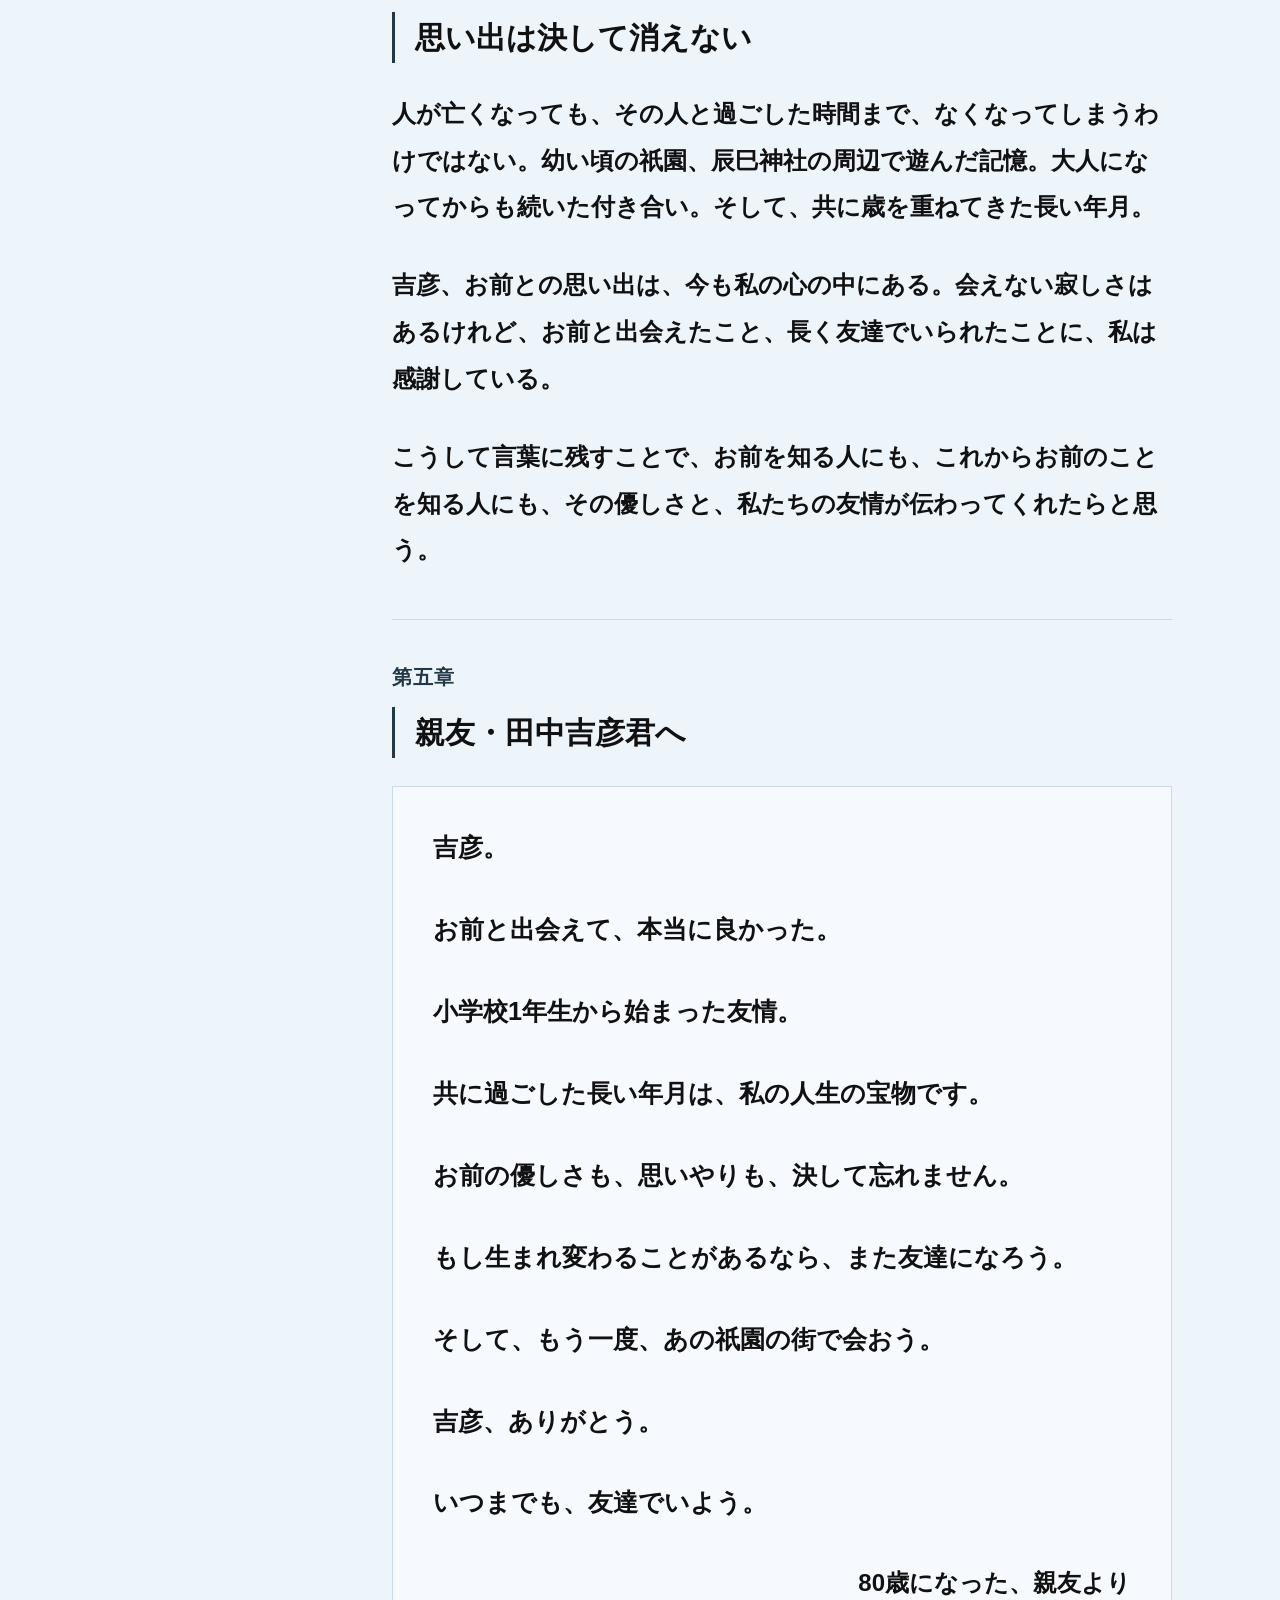
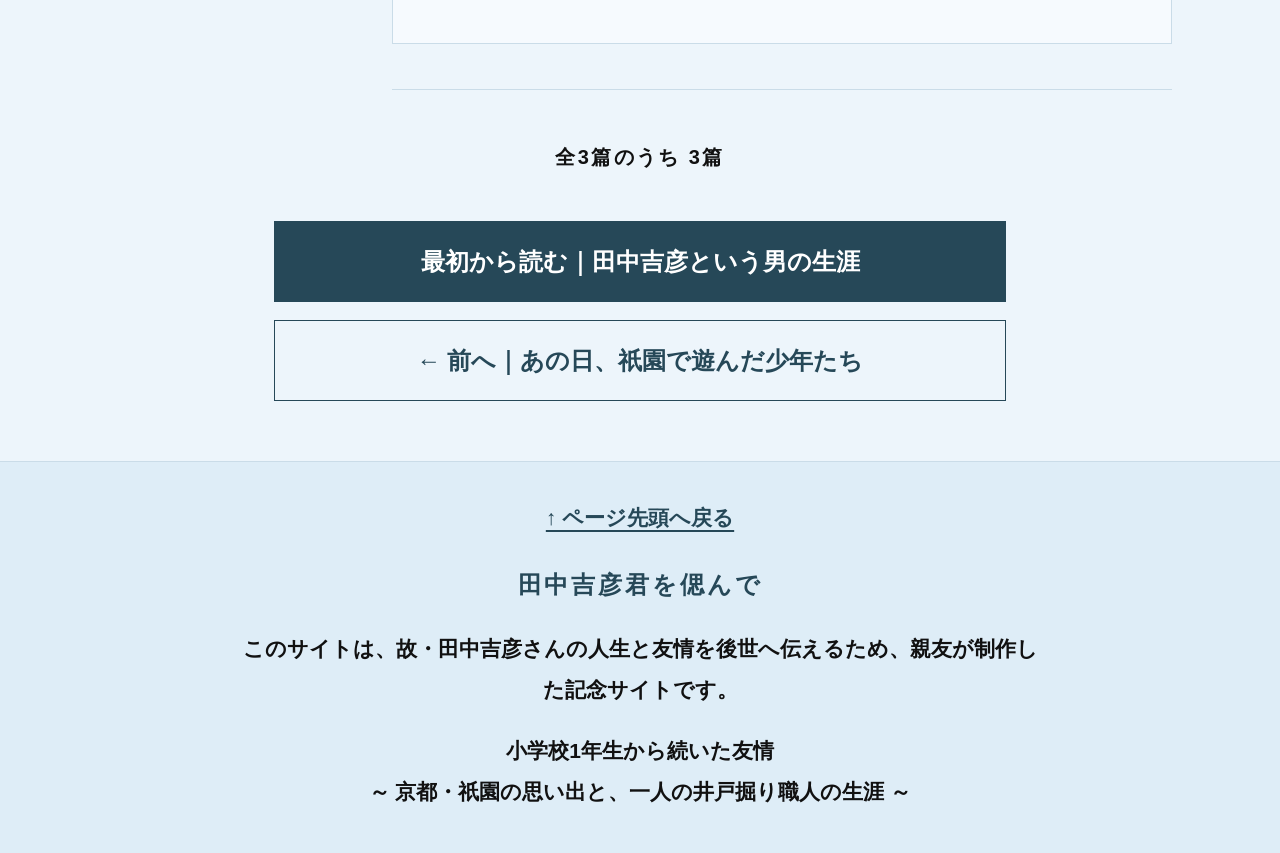
<file: message.html>
<!doctype html>
<html lang="ja" data-text-size="standard">
<head>
<meta charset="UTF-8"><meta name="viewport" content="width=device-width, initial-scale=1">
<meta name="robots" content="noindex, nofollow, noarchive"><meta name="referrer" content="no-referrer">
<title>吉彦、お前を忘れない｜人生の履歴書・田中吉彦君を偲んで</title>
<meta name="description" content="80歳になった親友から、天国のお前へ。小学校1年生から続いた友情を、80歳の親友がつづる記念サイトです。">
<meta property="og:locale" content="ja_JP"><meta property="og:type" content="website"><meta property="og:site_name" content="人生の履歴書｜田中吉彦君を偲んで"><meta property="og:title" content="吉彦、お前を忘れない"><meta property="og:description" content="80歳になった親友から、天国のお前へ">
<meta property="og:url" content="https://tsuioku82.github.io/yoshihiko/message.html">
<link rel="stylesheet" href="css/style.css?v=20261028-blue"><link rel="stylesheet" href="css/senior-readable.css?v=20261028-bold2"><script src="js/data.js" defer></script><script src="js/main.js?v=20261028-arrow-photo" defer></script>
<meta property="og:image" content="https://tsuioku82.github.io/yoshihiko/images/yosihiko.png">
</head>
<body id="top">
<a class="skip" href="#main">本文へ進む</a>
<header class="site-header"><div class="header-inner"><a class="brand" href="index.html"><small>人生の履歴書</small>田中吉彦君を偲んで</a><div class="tools"><span id="size-label">文字の大きさ</span><div class="size-controls" role="group" aria-labelledby="size-label"><button type="button" data-size="standard" aria-pressed="true">標準</button><button type="button" data-size="large" aria-pressed="false">大</button><button type="button" data-size="xlarge" aria-pressed="false">特大</button></div><button type="button" class="print-button" data-print>印刷する</button><span class="sr-only" role="status" data-size-status></span></div></div></header>
<p class="preview-note">田中吉彦君の生涯と、親友との思い出をたどる全三篇</p>
<nav class="page-nav" aria-label="全3ページ"><a href="index.html" ><span>01</span>生涯</a><a href="memories.html" ><span>02</span>祇園の思い出</a><a href="message.html" aria-current="page"><span>03</span>親友への手紙</a></nav>
<main id="main">
<div class="hero simple"><div class="hero-text"><p class="eyebrow">三篇 ／ 親友への手紙</p><h1>吉彦、お前を忘れない</h1><p class="subtitle">80歳になった親友から、天国のお前へ</p><p class="hero-intro">長い年月を共に過ごした親友へ。<br>今、伝えたい感謝の言葉。</p></div></div>
<div class="reading-layout"><nav class="contents" aria-label="このページの目次"><h2>このページでたどること</h2><ol><li><a href="#chapter-1">80歳になった今、思うこと</a></li><li><a href="#chapter-2">今でも時々、お前に話しかけている</a></li><li><a href="#chapter-3">お前が残したもの</a></li><li><a href="#chapter-4">思い出は決して消えない</a></li><li><a href="#chapter-5">親友・田中吉彦君へ</a></li></ol></nav><div class="reading"><section class="chapter" id="chapter-1" aria-labelledby="heading-1"><p class="chapter-label">第一章</p><h2 id="heading-1">80歳になった今、思うこと</h2><p>吉彦。私は80歳になった。ここまでの人生を振り返ると、いろいろな人との出会いが思い浮かぶ。その中でも、お前の優しさと思いやりは、今も忘れることができない。</p><p>小学校1年生で知り合い、長い年月を付き合ってきた。その時間が、私の人生にとってどれほど大切なものだったか。お前がいなくなった今、そのありがたさを、あらためて感じている。</p></section><section class="chapter" id="chapter-2" aria-labelledby="heading-2"><p class="chapter-label">第二章</p><h2 id="heading-2">今でも時々、お前に話しかけている</h2><p>お前が亡くなってから、もう8年になる。それでも私は、今でも時々、心の中でお前に話しかけている。</p><blockquote><p>吉彦、お前ならどう思う？</p></blockquote><blockquote><p>吉彦、懐かしいなあ。</p></blockquote><blockquote><p>吉彦、ありがとう。</p></blockquote><p>返事が聞こえるわけではない。それでも、話しかけずにはいられないときがある。お前を思う気持ちは、寂しさとともに、長い友情への感謝につながっている。</p></section><section class="chapter" id="chapter-3" aria-labelledby="heading-3"><p class="chapter-label">第三章</p><h2 id="heading-3">お前が残したもの</h2><p>吉彦、お前が残してくれたものを、私は三つのかたちで心にとどめている。</p><ol class="legacy-list"><li><strong>家族への優しさ</strong>奥様、娘さん、お孫さんを大切にする心。家族を思うお前の人柄を、私は忘れない。</li><li><strong>井戸掘り職人としての仕事</strong>人々の暮らしを支える水のために、自分の技術を役立てたこと。ケニアの農村で井戸を掘り上げた仕事は、お前の生涯の大切な功績だ。</li><li><strong>親友との長い友情</strong>小学校1年生から、途切れることなく続いた付き合い。その長い時間は、私の人生に残る宝物になった。</li></ol><p>遠い国での井戸掘りは、立派な仕事だった。そして、身近な人に向けていた優しさも、お前が残した大きな財産だと、私は思っている。</p></section><section class="chapter" id="chapter-4" aria-labelledby="heading-4"><p class="chapter-label">第四章</p><h2 id="heading-4">思い出は決して消えない</h2><p>人が亡くなっても、その人と過ごした時間まで、なくなってしまうわけではない。幼い頃の祇園、辰巳神社の周辺で遊んだ記憶。大人になってからも続いた付き合い。そして、共に歳を重ねてきた長い年月。</p><p>吉彦、お前との思い出は、今も私の心の中にある。会えない寂しさはあるけれど、お前と出会えたこと、長く友達でいられたことに、私は感謝している。</p><p>こうして言葉に残すことで、お前を知る人にも、これからお前のことを知る人にも、その優しさと、私たちの友情が伝わってくれたらと思う。</p></section><section class="chapter" id="chapter-5" aria-labelledby="heading-5"><p class="chapter-label">第五章</p><h2 id="heading-5">親友・田中吉彦君へ</h2><div class="letter"><p>吉彦。</p><p>お前と出会えて、本当に良かった。</p><p>小学校1年生から始まった友情。</p><p>共に過ごした長い年月は、私の人生の宝物です。</p><p>お前の優しさも、思いやりも、決して忘れません。</p><p>もし生まれ変わることがあるなら、また友達になろう。</p><p>そして、もう一度、あの祇園の街で会おう。</p><p>吉彦、ありがとう。</p><p>いつまでも、友達でいよう。</p><p class="signature">80歳になった、親友より</p></div></section></div></div>
<nav class="page-turn" aria-label="ページを移動"><p class="page-progress">全3篇のうち 3篇</p><a class="button primary" href="index.html">最初から読む｜田中吉彦という男の生涯</a><a class="button" href="memories.html">← 前へ｜あの日、祇園で遊んだ少年たち</a></nav>
</main>
<footer class="footer"><div class="footer-links"><a href="#top">↑ ページ先頭へ戻る</a><a data-collection hidden>人生の履歴書・作品集へ戻る</a></div><p class="footer-title">田中吉彦君を偲んで</p><p data-footer-text>このサイトは、故・田中吉彦さんの人生と友情を後世へ伝えるため、親友が制作した記念サイトです。</p><p>小学校1年生から続いた友情<br>～ 京都・祇園の思い出と、一人の井戸掘り職人の生涯 ～</p></footer>

<noscript><p class="preview-note">本文とページ移動はそのままご利用いただけます。文字サイズ変更・印刷ボタン・写真の拡大画面にはJavaScriptが必要です。印刷はブラウザのメニューからも行えます。</p></noscript>
</body></html>
</file>
<file: css/style.css>
@charset "UTF-8";
:root{--ink:#264858;--green:#264858;--red:#536c85;--paper:#edf5fb;--line:#cadce8;--body-size:20px;--scale:1;color-scheme:light}
*{box-sizing:border-box}html{scroll-behavior:auto;font-size:var(--body-size)}body{margin:0;color:var(--ink);background:var(--paper);font-family:"Yu Mincho","Hiragino Mincho ProN","Noto Serif CJK JP",serif;font-size:1rem;line-height:2.1;overflow-wrap:anywhere}html[data-text-size=large]{--body-size:24px;--scale:1.2}html[data-text-size=xlarge]{--body-size:28px;--scale:1.4}
a{color:var(--green);text-underline-offset:.25em}a:hover{text-decoration-thickness:2px}button,input{font:inherit}button,a{touch-action:manipulation}button{cursor:pointer}button:disabled{cursor:default}button:focus-visible,a:focus-visible,summary:focus-visible{outline:3px solid var(--red);outline-offset:5px}[hidden]{display:none!important}.skip{position:absolute;top:-120px;left:12px;background:white;padding:12px;z-index:10}.skip:focus{top:10px}
.site-header{border-top:7px solid var(--green);background:#f6fafe;border-bottom:1px solid var(--line)}.header-inner{max-width:1240px;margin:auto;padding:22px 32px;display:flex;align-items:center;justify-content:space-between;gap:22px}.brand{color:var(--green);text-decoration:none;line-height:1.6;font-size:20px;letter-spacing:.08em}.brand small{display:block;font-family:"Yu Gothic",sans-serif;font-size:14px;letter-spacing:.14em;color:#586f7a}.tools{display:flex;align-items:center;flex-wrap:wrap;gap:10px;font-family:"Yu Gothic",sans-serif;font-size:18px}.size-controls{display:flex;gap:0}.tools button{min-height:48px;padding:5px 15px;border:1px solid #9bbccf;background:#fff;color:var(--green)}.size-controls button+button{border-left:0}.size-controls button[aria-pressed=true]{color:white;background:var(--green)}.print-button{margin-left:8px}.preview-note{text-align:center;padding:8px 20px;margin:0;background:#deedf7;font-family:"Yu Gothic",sans-serif;font-size:16px;color:#586f7a}
.page-nav{max-width:1240px;margin:auto;padding:0 32px;display:grid;grid-template-columns:repeat(3,1fr);gap:24px}.page-nav a{font-size:18px;text-decoration:none;line-height:1.8;padding:18px 4px;border-bottom:3px solid transparent;color:#586f7a}.page-nav a[aria-current=page]{color:var(--green);border-color:var(--green);font-weight:bold}.page-nav span{font-family:Georgia,serif;color:var(--red);margin-right:10px}
.hero{max-width:1240px;margin:48px auto 0;padding:0 32px 52px;display:grid;grid-template-columns:1.05fr 1fr;align-items:center;gap:64px;border-bottom:1px solid var(--line)}.hero-text{padding:20px 0}.eyebrow{font-family:"Yu Gothic",sans-serif;color:var(--red);font-size:16px;letter-spacing:.2em;margin:0 0 20px}.hero h1{font-size:calc(34px * var(--scale));line-height:1.8;font-weight:500;letter-spacing:.08em;margin:0 0 22px}.subtitle{color:var(--green);font-size:calc(22px * var(--scale));line-height:2;margin:0}.hero-intro{margin-top:24px;color:#586f7a;font-size:1rem}.hero.simple{display:block;max-width:1000px;padding-top:16px}.hero.simple h1{max-width:900px}.photo{margin:0}.photo-frame{background:#deedf7;border:1px solid #9bbccf;padding:14px}.photo-link{display:block;background:#fff;color:var(--green)}.portrait{display:block;width:100%;height:auto;object-fit:contain}.photo-missing{min-height:340px;display:flex;flex-direction:column;align-items:center;justify-content:center;text-align:center;padding:30px;background:repeating-linear-gradient(90deg,transparent,transparent 27px,#c4dbea44 28px);color:var(--green)}.photo-missing .frame-mark{font-size:38px;font-weight:400;letter-spacing:.3em;line-height:1.6;margin:0 0 18px;border-top:1px solid #9bbccf;border-bottom:1px solid #9bbccf;padding:20px 15px}.photo-missing p{margin:4px 0;font-family:"Yu Gothic",sans-serif;font-size:17px}.photo-missing code{font-size:16px;word-break:break-all}.photo figcaption{margin:15px 0 0;line-height:1.9;font-size:17px;color:#586f7a}.zoom-hint{font-family:"Yu Gothic",sans-serif;font-size:16px;color:var(--green)}
.reading-layout{display:grid;grid-template-columns:220px minmax(0,780px);gap:64px;max-width:1128px;padding:52px 32px 0;margin:auto}.contents{font-family:"Yu Gothic",sans-serif;font-size:17px;line-height:1.9;align-self:start;border-top:2px solid var(--green);padding-top:18px}.contents h2{font-size:18px;margin:0 0 20px;color:var(--green)}.contents ol{list-style:none;padding:0;margin:0;counter-reset:chapter}.contents li{counter-increment:chapter;border-bottom:1px solid var(--line);padding:13px 0}.contents a{text-decoration:none;display:block}.contents a:before{content:counter(chapter,decimal-leading-zero);color:var(--red);font-family:Georgia,serif;margin-right:10px}.reading{min-width:0}.chapter{padding:0 0 45px;margin:0 0 38px;border-bottom:1px solid var(--line);scroll-margin-top:20px}.chapter:last-child{margin-bottom:0}.chapter-label{font-family:"Yu Gothic",sans-serif;font-size:16px;color:var(--red);letter-spacing:.13em;margin:0 0 10px}.chapter h2{font-weight:500;color:var(--green);font-size:calc(28px * var(--scale));line-height:1.8;margin:0 0 28px;padding-left:20px;border-left:3px solid var(--red)}.chapter h3{font-size:calc(24px * var(--scale));line-height:1.8;color:var(--green)}p{margin:0 0 1.3em}.chapter p:last-child{margin-bottom:0}blockquote{margin:32px 0;padding:25px 30px;border-left:3px solid var(--red);background:#e4eff7;font-size:calc(23px * var(--scale));line-height:2.1;color:var(--green)}blockquote p:last-child{margin-bottom:0}.explanation{background:#deedf7;padding:28px 30px;margin:32px 0}.explanation h3{margin-top:0}.source-note{font-family:"Yu Gothic",sans-serif;font-size:17px;color:#586f7a;line-height:1.9}.source-note a{overflow-wrap:anywhere}.references{margin-top:30px;font-size:18px}.references summary{cursor:pointer;color:var(--green);padding:10px 0;min-height:48px}.references ul{padding-left:24px}.letter{background:#f6fafe;border:1px solid var(--line);padding:36px 40px;font-size:calc(24px * var(--scale));line-height:2.1;color:var(--green)}.signature{text-align:right;font-size:1rem;color:var(--ink)}.legacy-list{padding-left:1.5em}.legacy-list li{margin-bottom:20px}.legacy-list strong{display:block;color:var(--green)}
.page-turn{max-width:780px;margin:48px auto 60px;padding:0 24px;display:flex;flex-direction:column;gap:18px}.page-progress{font-family:"Yu Gothic",sans-serif;letter-spacing:.12em;text-align:center;color:#586f7a;font-size:16px}.button{display:block;text-align:center;padding:18px 22px;min-height:60px;border:1px solid var(--green);text-decoration:none;font-family:"Yu Gothic",sans-serif;font-size:1rem;line-height:1.8;color:var(--green);background:transparent}.button.primary{background:var(--green);color:white}.button:hover{background:#deedf7}.button.primary:hover{background:#193847}.footer{background:#deedf7;border-top:1px solid var(--line);padding:32px 24px 40px;text-align:center}.footer p{max-width:800px;margin:20px auto 0;font-size:17px;line-height:2}.footer .footer-title{font-size:21px;color:var(--green);letter-spacing:.12em}.footer-links{display:flex;justify-content:center;gap:24px;flex-wrap:wrap;font-family:"Yu Gothic",sans-serif;font-size:18px}.footer-links a{min-height:48px;display:inline-flex;align-items:center}.dialog{max-width:95vw;width:1100px;max-height:94vh;padding:20px;background:var(--paper);border:1px solid var(--green)}.dialog::backdrop{background:#142d3ae0}.dialog-header{display:flex;justify-content:space-between;gap:20px;align-items:center;margin-bottom:16px;font-family:"Yu Gothic",sans-serif}.dialog-header p{margin:0}.dialog-header button{padding:8px 24px;min-height:48px;border:1px solid var(--green);background:#fff}.dialog img{display:block;max-width:100%;height:auto;margin:auto}.dialog-caption{font-size:17px;line-height:1.8;margin:16px 0 0}.sr-only{position:absolute;width:1px;height:1px;padding:0;margin:-1px;overflow:hidden;clip:rect(0,0,0,0);white-space:nowrap;border:0}
@media(min-width:1500px){.hero{margin-top:65px}}@media(max-width:1000px){.hero{gap:34px}.reading-layout{grid-template-columns:180px minmax(0,1fr);gap:32px}.header-inner{align-items:flex-start;flex-direction:column}.hero h1{font-size:calc(32px * var(--scale))}}
@media(max-width:720px){.header-inner{padding:20px}.tools{font-size:16px;gap:8px}.tools button{padding:6px 12px}.print-button{margin-left:0}.page-nav{padding:0 20px;gap:12px}.page-nav a{font-size:16px;padding:14px 0;line-height:1.7}.page-nav span{display:block}.hero{margin-top:28px;padding:0 20px 32px;grid-template-columns:minmax(0,1fr);gap:22px}.hero-text{padding:6px 0}.hero h1{font-size:calc(30px * var(--scale));letter-spacing:.02em}.hero.simple{padding-top:0}.subtitle{font-size:calc(21px * var(--scale))}.hero-intro{margin-bottom:0}.photo-missing{min-height:280px;padding:24px 14px}.reading-layout{display:block;padding:32px 20px 0}.contents{margin-bottom:42px}.contents ol{display:block}.contents li{padding:10px 0}.chapter h2{font-size:calc(26px * var(--scale));padding-left:14px}.chapter{padding-bottom:32px;margin-bottom:32px}blockquote{padding:22px 20px;font-size:calc(22px * var(--scale))}.explanation{padding:24px 20px}.letter{padding:28px 22px;font-size:calc(22px * var(--scale))}.page-turn{padding:0 20px;margin:32px auto 40px}.eyebrow{font-size:15px}.dialog{padding:14px}.dialog-header{align-items:flex-start}.dialog-header p{font-size:18px}}
@media print{@page{margin:18mm}html,html[data-text-size]{--body-size:12pt;--scale:1}body{background:white;color:#222;line-height:1.9}.site-header,.page-nav,.preview-note,.contents,.page-turn,.footer-links,.dialog,.zoom-hint,.skip{display:none!important}.hero,.hero.simple{display:block;margin:0;padding:0 0 20px;border-color:#bbb;max-width:none}.hero h1{font-size:22pt}.hero-text{padding-top:15px}.photo{max-width:115mm;margin:0 auto}.photo-missing{min-height:40mm}.photo figcaption{font-size:10pt}.reading-layout{display:block;margin:20px 0 0;padding:0;max-width:none}.chapter{margin-bottom:24px;padding-bottom:20px}.chapter h2{font-size:17pt;break-after:avoid}.chapter h3{font-size:15pt}blockquote,.letter{font-size:14pt;background:white;border:1px solid #bbb;padding:15px 20px}.explanation{background:white;border:1px solid #bbb;padding:15px}p{orphans:3;widows:3}.footer{background:white;padding:15px 0}.footer p,.source-note{font-size:10pt}.references{font-size:10pt}.references ul{display:block}.source-note{color:#333}}
</file>
<file: css/senior-readable.css>
@charset "UTF-8";
/* 寺田さんのサイトと同じ、濃いゴシック体と24・28・32pxの本文。 */
@media screen{
 :root{--ink:#111111;--green:#264858;--red:#233847;--body-size:24px;--scale:1;--reading-font:"Meiryo","BIZ UDPGothic","Yu Gothic","Hiragino Kaku Gothic ProN",sans-serif}
 html[data-text-size=large]{--body-size:28px;--scale:1.166667}html[data-text-size=xlarge]{--body-size:32px;--scale:1.333333}
 body{font-family:var(--reading-font);font-weight:700;line-height:1.95}
 .brand{font-size:24px;font-weight:700;letter-spacing:.03em}.brand small{font-family:var(--reading-font);font-size:20px;color:var(--ink);letter-spacing:.05em}
 .tools,.preview-note,.contents,.source-note,.eyebrow,.chapter-label,.page-progress,.footer-links,.button,.zoom-hint,.dialog-header,.photo-missing p{font-family:var(--reading-font)}
 .tools{font-size:21px;font-weight:700}.tools button{min-height:54px;border-color:#58788e}.preview-note{font-size:20px;color:var(--ink);line-height:1.9}
 .page-nav a{font-size:22px;color:var(--ink);font-weight:700;line-height:1.8}.page-nav span{color:var(--red)}
 .hero h1{font-size:1.6rem;font-weight:700;line-height:1.65;letter-spacing:.02em}.subtitle{font-size:1.05rem;font-weight:700;color:var(--ink);line-height:1.9}.hero-intro{color:var(--ink);line-height:1.95}
 .eyebrow,.chapter-label{font-size:20px;color:var(--red);font-weight:700;letter-spacing:.06em}.contents{font-size:20px;color:var(--ink)}.contents h2{font-size:22px;font-weight:700;line-height:1.8}.contents a{line-height:1.9}
 .chapter h2{font-size:1.25rem;font-weight:700;line-height:1.7;color:var(--ink)}.chapter h3{font-size:1.1rem;font-weight:700;line-height:1.8;color:var(--ink)}
 blockquote,.letter{font-size:1.05rem;color:var(--ink);line-height:1.95}.source-note,.photo figcaption,.dialog-caption{font-size:21px;color:var(--ink);line-height:1.9}.references{font-size:21px;line-height:1.9}.zoom-hint{font-size:20px;font-weight:700}.page-progress{font-size:20px;color:var(--ink)}
 .button{font-weight:700;line-height:1.8}.footer p{font-size:21px;color:var(--ink);line-height:1.95}.footer .footer-title{font-size:24px;font-weight:700}.footer-links{font-size:21px;font-weight:700}.dialog-header{font-size:22px;color:var(--ink);font-weight:700}.dialog-header button{font:inherit;min-height:54px;color:var(--ink);border-width:2px}
}
@media screen and (max-width:720px){
 .brand{font-size:23px}.tools{font-size:20px}.page-nav a{font-size:20px}.hero h1{font-size:1.4rem}.subtitle{font-size:1rem}.chapter h2{font-size:1.16rem}.source-note,.photo figcaption,.dialog-caption,.footer p{font-size:20px}.eyebrow{font-size:20px}.dialog-header p{font-size:22px}
}
</file>
